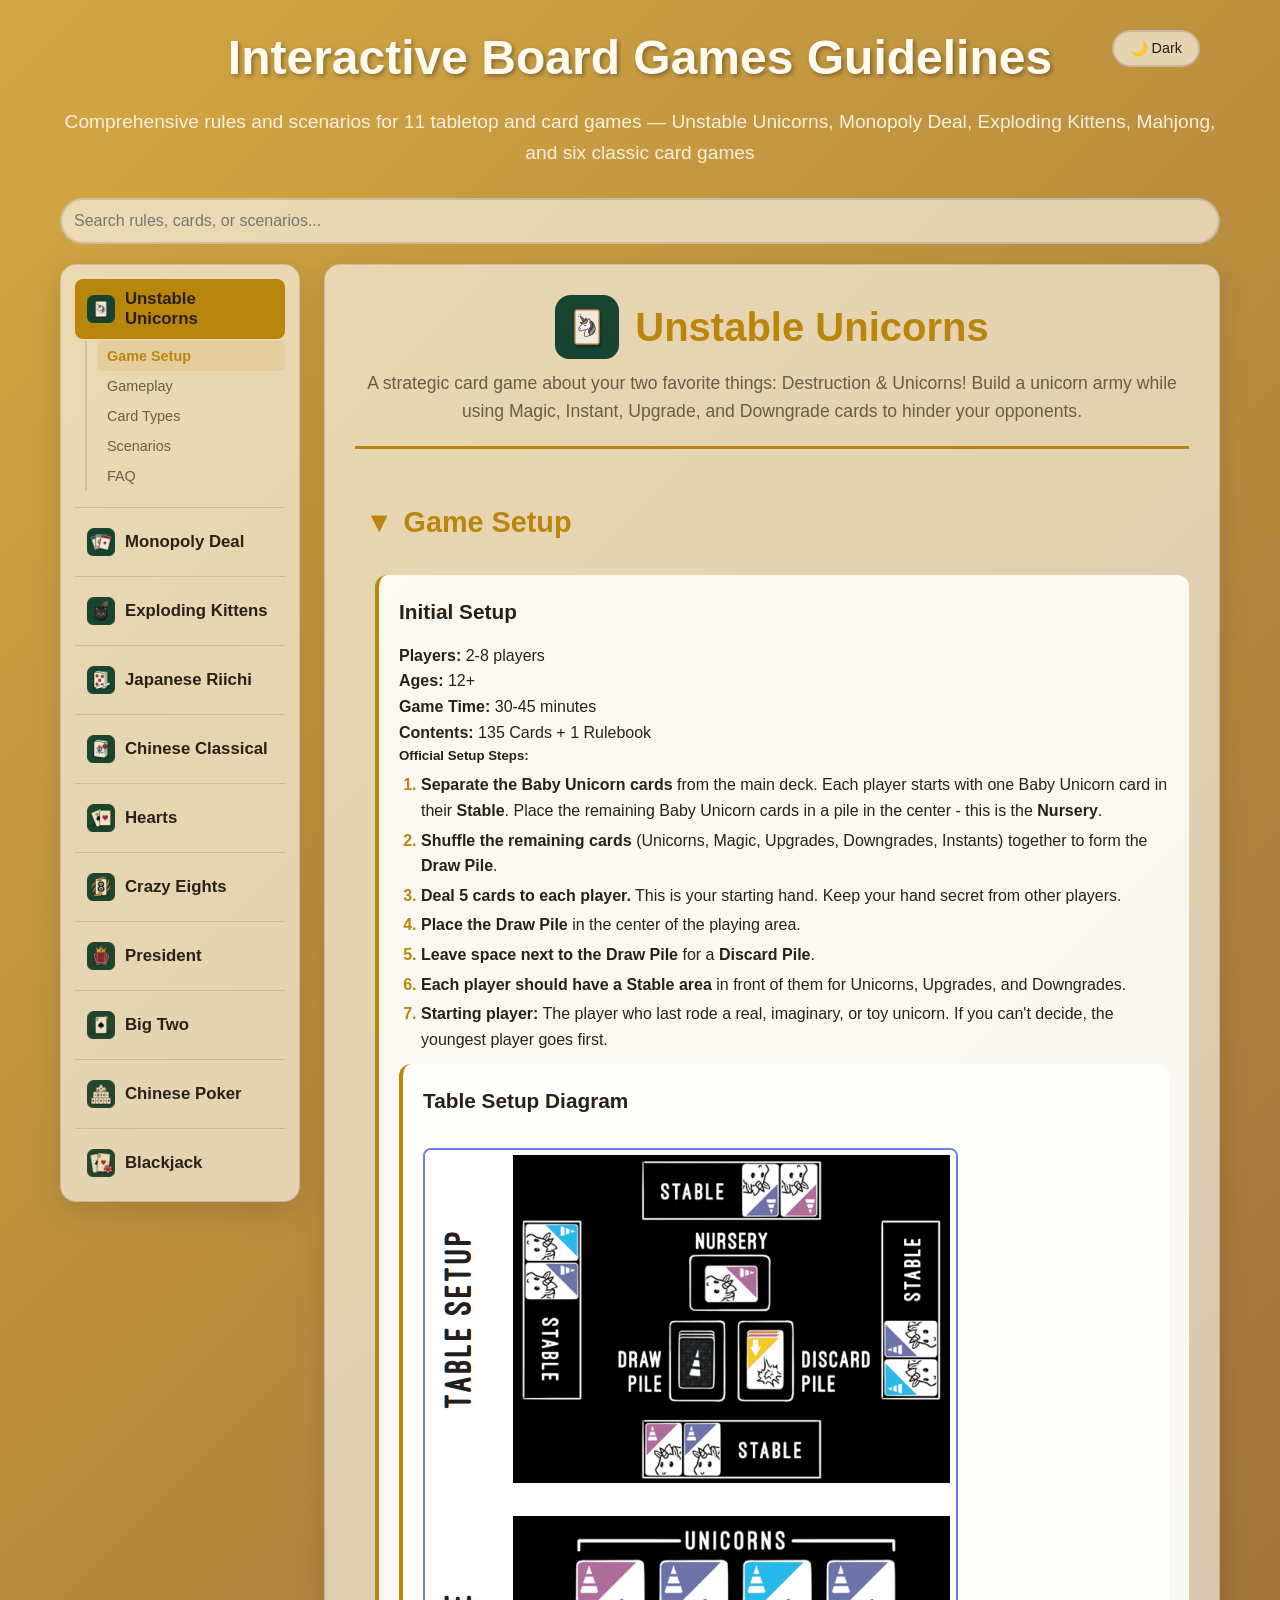
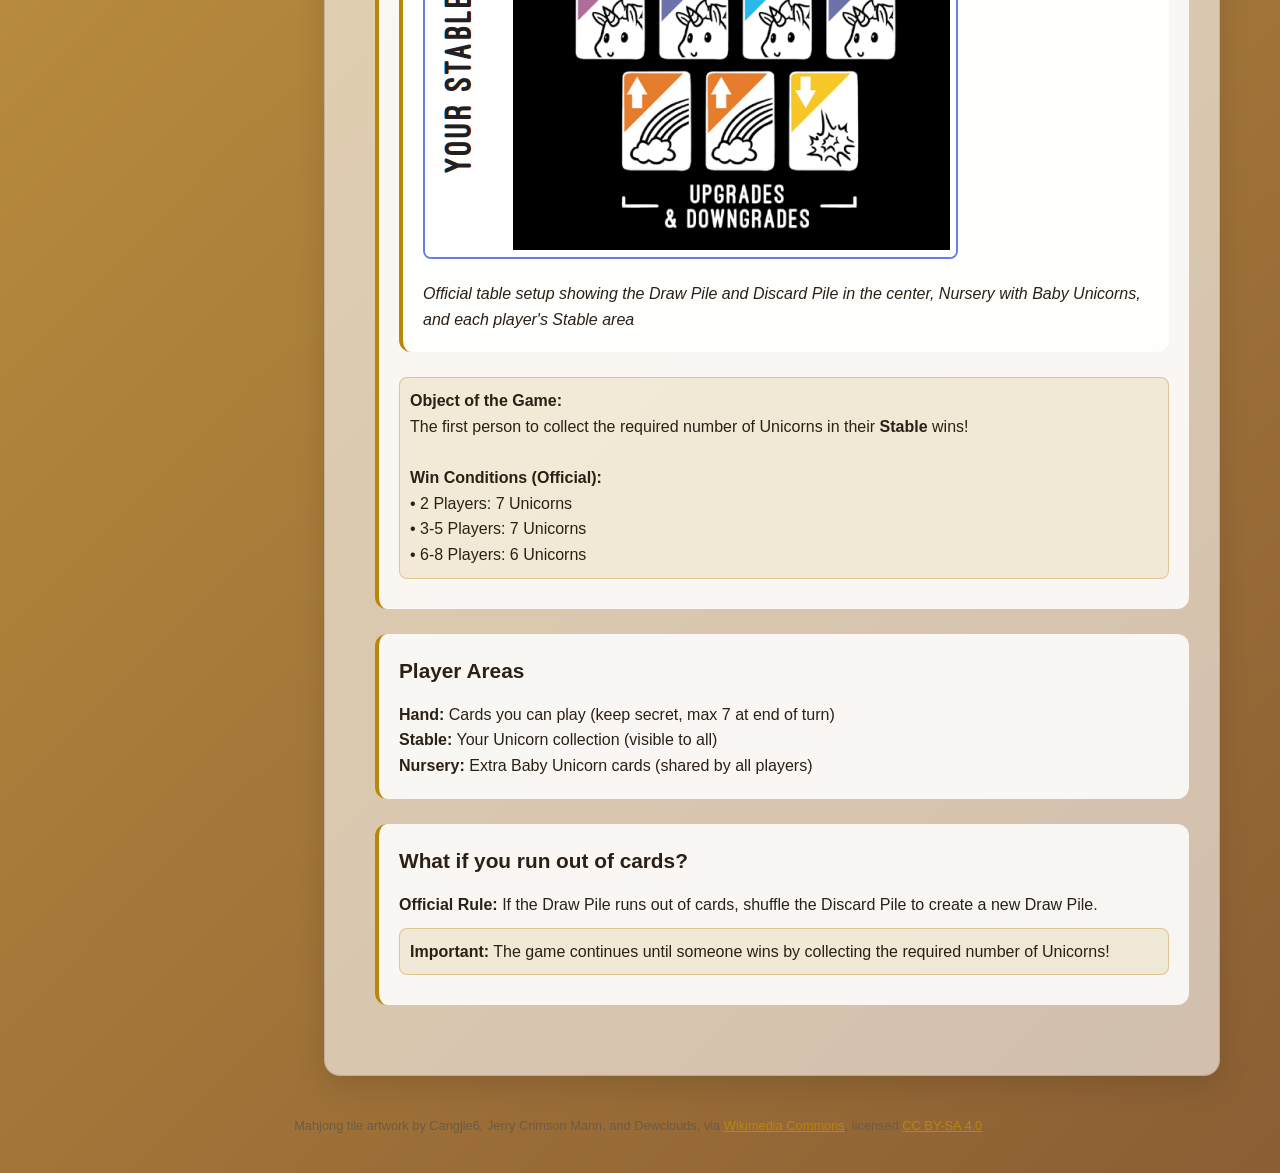
<file: index.html>
<!DOCTYPE html>
<html lang="en">

<head>
  <meta charset="UTF-8">
  <meta name="viewport" content="width=device-width, initial-scale=1.0">
  <title>Interactive Board Games Guidelines</title>
  <meta name="description" content="Comprehensive interactive rules and guidelines for 11 tabletop and card games, including Unstable Unicorns, Monopoly Deal, Exploding Kittens, Mahjong, and six classic card games.">
  <meta name="keywords" content="board games, card games, rules, Unstable Unicorns, Monopoly Deal, Exploding Kittens, Mahjong, Hearts, Blackjack, guidelines">
  <meta property="og:title" content="Interactive Board Games Guidelines">
  <meta property="og:description" content="Your complete guide to playing 11 tabletop and card games, with detailed rules, scoring, and scenarios.">
  <meta property="og:type" content="website">
  <link rel="icon" type="image/png" href="favicon.png">
  <link rel="stylesheet" href="css/styles.css">
</head>

<body>
  <div class="container">
    <header>
      <button class="theme-toggle" onclick="toggleTheme()" aria-label="Toggle dark mode">
        <span id="theme-icon">🌙</span> <span id="theme-text">Dark</span>
      </button>
      <h1>Interactive Board Games Guidelines</h1>
      <p class="subtitle">Comprehensive rules and scenarios for 11 tabletop and card games &mdash; Unstable Unicorns,
        Monopoly Deal, Exploding Kittens, Mahjong, and six classic card games
      </p>
    </header>

    <main>
      <div class="search-container">
        <label for="searchBox" class="sr-only">Search rules, cards, or scenarios</label>
        <input type="text" class="search-box" placeholder="Search rules, cards, or scenarios..." id="searchBox" aria-label="Search board game rules">
      </div>

      <!-- Enhanced Quick Reference Panel -->
      <aside class="quick-reference" id="quickRef" role="complementary" aria-label="Quick reference search results">
        <button class="quick-ref-close" id="quickRefClose" aria-label="Close search results">&times;</button>
        <h3 class="quick-ref-title">Search Results</h3>
        <div class="search-filters" id="searchFilters"></div>
        <div class="search-stats" id="searchStats"></div>
        <div id="quickRefContent"></div>
      </aside>

      <div class="guide-layout">
        <nav class="guide-toc" role="tablist" aria-label="Select board game">
          <div class="toc-game active">
            <button class="game-button active" id="unstable-unicorns-tab" data-game="unstable-unicorns" data-game-name="Unstable Unicorns" role="tab" aria-selected="true" aria-controls="unstable-unicorns"><img class="game-icon" src="img/icons/unstable-unicorns.png" alt="">Unstable Unicorns</button>
            <div class="toc-tabs">
              <button class="tab-button active" id="uu-setup-tab" data-game="unstable-unicorns" data-tab="uu-setup" role="tab" aria-selected="true" aria-controls="uu-setup" tabindex="0">Game Setup</button>
              <button class="tab-button" id="uu-gameplay-tab" data-game="unstable-unicorns" data-tab="uu-gameplay" role="tab" aria-selected="false" aria-controls="uu-gameplay" tabindex="-1">Gameplay</button>
              <button class="tab-button" id="uu-cards-tab" data-game="unstable-unicorns" data-tab="uu-cards" role="tab" aria-selected="false" aria-controls="uu-cards" tabindex="-1">Card Types</button>
              <button class="tab-button" id="uu-scenarios-tab" data-game="unstable-unicorns" data-tab="uu-scenarios" role="tab" aria-selected="false" aria-controls="uu-scenarios" tabindex="-1">Scenarios</button>
              <button class="tab-button" id="uu-faq-tab" data-game="unstable-unicorns" data-tab="uu-faq" role="tab" aria-selected="false" aria-controls="uu-faq" tabindex="-1">FAQ</button>
            </div>
          </div>
          <div class="toc-game">
            <button class="game-button" id="monopoly-deal-tab" data-game="monopoly-deal" data-game-name="Monopoly Deal" role="tab" aria-selected="false" aria-controls="monopoly-deal"><img class="game-icon" src="img/icons/monopoly-deal.png" alt="">Monopoly Deal</button>
            <div class="toc-tabs">
              <button class="tab-button active" id="md-setup-tab" data-game="monopoly-deal" data-tab="md-setup" role="tab" aria-selected="true" aria-controls="md-setup" tabindex="0">Game Setup</button>
              <button class="tab-button" id="md-gameplay-tab" data-game="monopoly-deal" data-tab="md-gameplay" role="tab" aria-selected="false" aria-controls="md-gameplay" tabindex="-1">Gameplay</button>
              <button class="tab-button" id="md-cards-tab" data-game="monopoly-deal" data-tab="md-cards" role="tab" aria-selected="false" aria-controls="md-cards" tabindex="-1">Card Types</button>
              <button class="tab-button" id="md-scenarios-tab" data-game="monopoly-deal" data-tab="md-scenarios" role="tab" aria-selected="false" aria-controls="md-scenarios" tabindex="-1">Scenarios</button>
              <button class="tab-button" id="md-properties-tab" data-game="monopoly-deal" data-tab="md-properties" role="tab" aria-selected="false" aria-controls="md-properties" tabindex="-1">Properties</button>
            </div>
          </div>
          <div class="toc-game">
            <button class="game-button" id="exploding-kittens-tab" data-game="exploding-kittens" data-game-name="Exploding Kittens" role="tab" aria-selected="false" aria-controls="exploding-kittens"><img class="game-icon" src="img/icons/exploding-kittens.png" alt="">Exploding Kittens</button>
            <div class="toc-tabs">
              <button class="tab-button active" id="ek-setup-tab" data-game="exploding-kittens" data-tab="ek-setup" role="tab" aria-selected="true" aria-controls="ek-setup" tabindex="0">Game Setup</button>
              <button class="tab-button" id="ek-gameplay-tab" data-game="exploding-kittens" data-tab="ek-gameplay" role="tab" aria-selected="false" aria-controls="ek-gameplay" tabindex="-1">Gameplay</button>
              <button class="tab-button" id="ek-cards-tab" data-game="exploding-kittens" data-tab="ek-cards" role="tab" aria-selected="false" aria-controls="ek-cards" tabindex="-1">Card Types</button>
              <button class="tab-button" id="ek-scenarios-tab" data-game="exploding-kittens" data-tab="ek-scenarios" role="tab" aria-selected="false" aria-controls="ek-scenarios" tabindex="-1">Scenarios</button>
              <button class="tab-button" id="ek-strategy-tab" data-game="exploding-kittens" data-tab="ek-strategy" role="tab" aria-selected="false" aria-controls="ek-strategy" tabindex="-1">Strategy</button>
            </div>
          </div>
          <div class="toc-game">
            <button class="game-button" id="japanese-riichi-tab" data-game="japanese-riichi" data-game-name="Japanese Riichi" role="tab" aria-selected="false" aria-controls="japanese-riichi"><img class="game-icon" src="img/icons/japanese-riichi.png" alt="">Japanese Riichi</button>
            <div class="toc-tabs">
              <button class="tab-button active" id="jr-setup-tab" data-game="japanese-riichi" data-tab="jr-setup" role="tab" aria-selected="true" aria-controls="jr-setup" tabindex="0">Setup</button>
              <button class="tab-button" id="jr-gameplay-tab" data-game="japanese-riichi" data-tab="jr-gameplay" role="tab" aria-selected="false" aria-controls="jr-gameplay" tabindex="-1">Gameplay</button>
              <button class="tab-button" id="jr-scoring-tab" data-game="japanese-riichi" data-tab="jr-scoring" role="tab" aria-selected="false" aria-controls="jr-scoring" tabindex="-1">Scoring</button>
              <button class="tab-button" id="jr-faq-tab" data-game="japanese-riichi" data-tab="jr-faq" role="tab" aria-selected="false" aria-controls="jr-faq" tabindex="-1">FAQ</button>
            </div>
          </div>
          <div class="toc-game">
            <button class="game-button" id="chinese-classical-tab" data-game="chinese-classical" data-game-name="Chinese Classical" role="tab" aria-selected="false" aria-controls="chinese-classical"><img class="game-icon" src="img/icons/chinese-classical.png" alt="">Chinese Classical</button>
            <div class="toc-tabs">
              <button class="tab-button active" id="cc-setup-tab" data-game="chinese-classical" data-tab="cc-setup" role="tab" aria-selected="true" aria-controls="cc-setup" tabindex="0">Setup</button>
              <button class="tab-button" id="cc-gameplay-tab" data-game="chinese-classical" data-tab="cc-gameplay" role="tab" aria-selected="false" aria-controls="cc-gameplay" tabindex="-1">Gameplay</button>
              <button class="tab-button" id="cc-scoring-tab" data-game="chinese-classical" data-tab="cc-scoring" role="tab" aria-selected="false" aria-controls="cc-scoring" tabindex="-1">Scoring</button>
              <button class="tab-button" id="cc-faq-tab" data-game="chinese-classical" data-tab="cc-faq" role="tab" aria-selected="false" aria-controls="cc-faq" tabindex="-1">FAQ</button>
            </div>
          </div>
          <div class="toc-game">
            <button class="game-button" id="hearts-tab" data-game="hearts" data-game-name="Hearts" role="tab" aria-selected="false" aria-controls="hearts"><img class="game-icon" src="img/icons/hearts.png" alt="">Hearts</button>
            <div class="toc-tabs">
              <button class="tab-button active" id="ht-setup-tab" data-game="hearts" data-tab="ht-setup" role="tab" aria-selected="true" aria-controls="ht-setup" tabindex="0">Setup</button>
              <button class="tab-button" id="ht-gameplay-tab" data-game="hearts" data-tab="ht-gameplay" role="tab" aria-selected="false" aria-controls="ht-gameplay" tabindex="-1">Gameplay</button>
              <button class="tab-button" id="ht-scoring-tab" data-game="hearts" data-tab="ht-scoring" role="tab" aria-selected="false" aria-controls="ht-scoring" tabindex="-1">Scoring</button>
              <button class="tab-button" id="ht-faq-tab" data-game="hearts" data-tab="ht-faq" role="tab" aria-selected="false" aria-controls="ht-faq" tabindex="-1">FAQ</button>
            </div>
          </div>
          <div class="toc-game">
            <button class="game-button" id="crazy-eights-tab" data-game="crazy-eights" data-game-name="Crazy Eights" role="tab" aria-selected="false" aria-controls="crazy-eights"><img class="game-icon" src="img/icons/crazy-eights.png" alt="">Crazy Eights</button>
            <div class="toc-tabs">
              <button class="tab-button active" id="ce-setup-tab" data-game="crazy-eights" data-tab="ce-setup" role="tab" aria-selected="true" aria-controls="ce-setup" tabindex="0">Setup</button>
              <button class="tab-button" id="ce-gameplay-tab" data-game="crazy-eights" data-tab="ce-gameplay" role="tab" aria-selected="false" aria-controls="ce-gameplay" tabindex="-1">Gameplay</button>
              <button class="tab-button" id="ce-scoring-tab" data-game="crazy-eights" data-tab="ce-scoring" role="tab" aria-selected="false" aria-controls="ce-scoring" tabindex="-1">Scoring</button>
              <button class="tab-button" id="ce-faq-tab" data-game="crazy-eights" data-tab="ce-faq" role="tab" aria-selected="false" aria-controls="ce-faq" tabindex="-1">FAQ</button>
            </div>
          </div>
          <div class="toc-game">
            <button class="game-button" id="president-tab" data-game="president" data-game-name="President" role="tab" aria-selected="false" aria-controls="president"><img class="game-icon" src="img/icons/president.png" alt="">President</button>
            <div class="toc-tabs">
              <button class="tab-button active" id="pr-setup-tab" data-game="president" data-tab="pr-setup" role="tab" aria-selected="true" aria-controls="pr-setup" tabindex="0">Setup</button>
              <button class="tab-button" id="pr-gameplay-tab" data-game="president" data-tab="pr-gameplay" role="tab" aria-selected="false" aria-controls="pr-gameplay" tabindex="-1">Gameplay</button>
              <button class="tab-button" id="pr-scoring-tab" data-game="president" data-tab="pr-scoring" role="tab" aria-selected="false" aria-controls="pr-scoring" tabindex="-1">Scoring</button>
              <button class="tab-button" id="pr-faq-tab" data-game="president" data-tab="pr-faq" role="tab" aria-selected="false" aria-controls="pr-faq" tabindex="-1">FAQ</button>
            </div>
          </div>
          <div class="toc-game">
            <button class="game-button" id="big-two-tab" data-game="big-two" data-game-name="Big Two" role="tab" aria-selected="false" aria-controls="big-two"><img class="game-icon" src="img/icons/big-two.png" alt="">Big Two</button>
            <div class="toc-tabs">
              <button class="tab-button active" id="bt-setup-tab" data-game="big-two" data-tab="bt-setup" role="tab" aria-selected="true" aria-controls="bt-setup" tabindex="0">Setup</button>
              <button class="tab-button" id="bt-gameplay-tab" data-game="big-two" data-tab="bt-gameplay" role="tab" aria-selected="false" aria-controls="bt-gameplay" tabindex="-1">Gameplay</button>
              <button class="tab-button" id="bt-scoring-tab" data-game="big-two" data-tab="bt-scoring" role="tab" aria-selected="false" aria-controls="bt-scoring" tabindex="-1">Scoring</button>
              <button class="tab-button" id="bt-faq-tab" data-game="big-two" data-tab="bt-faq" role="tab" aria-selected="false" aria-controls="bt-faq" tabindex="-1">FAQ</button>
            </div>
          </div>
          <div class="toc-game">
            <button class="game-button" id="chinese-poker-tab" data-game="chinese-poker" data-game-name="Chinese Poker" role="tab" aria-selected="false" aria-controls="chinese-poker"><img class="game-icon" src="img/icons/chinese-poker.png" alt="">Chinese Poker</button>
            <div class="toc-tabs">
              <button class="tab-button active" id="cp-setup-tab" data-game="chinese-poker" data-tab="cp-setup" role="tab" aria-selected="true" aria-controls="cp-setup" tabindex="0">Setup</button>
              <button class="tab-button" id="cp-gameplay-tab" data-game="chinese-poker" data-tab="cp-gameplay" role="tab" aria-selected="false" aria-controls="cp-gameplay" tabindex="-1">Gameplay</button>
              <button class="tab-button" id="cp-scoring-tab" data-game="chinese-poker" data-tab="cp-scoring" role="tab" aria-selected="false" aria-controls="cp-scoring" tabindex="-1">Scoring</button>
              <button class="tab-button" id="cp-faq-tab" data-game="chinese-poker" data-tab="cp-faq" role="tab" aria-selected="false" aria-controls="cp-faq" tabindex="-1">FAQ</button>
            </div>
          </div>
          <div class="toc-game">
            <button class="game-button" id="blackjack-tab" data-game="blackjack" data-game-name="Blackjack" role="tab" aria-selected="false" aria-controls="blackjack"><img class="game-icon" src="img/icons/blackjack.png" alt="">Blackjack</button>
            <div class="toc-tabs">
              <button class="tab-button active" id="bj-setup-tab" data-game="blackjack" data-tab="bj-setup" role="tab" aria-selected="true" aria-controls="bj-setup" tabindex="0">Setup</button>
              <button class="tab-button" id="bj-gameplay-tab" data-game="blackjack" data-tab="bj-gameplay" role="tab" aria-selected="false" aria-controls="bj-gameplay" tabindex="-1">Gameplay</button>
              <button class="tab-button" id="bj-scoring-tab" data-game="blackjack" data-tab="bj-scoring" role="tab" aria-selected="false" aria-controls="bj-scoring" tabindex="-1">Scoring</button>
              <button class="tab-button" id="bj-faq-tab" data-game="blackjack" data-tab="bj-faq" role="tab" aria-selected="false" aria-controls="bj-faq" tabindex="-1">FAQ</button>
            </div>
          </div>
        </nav>

        <div class="guide-content">
      <!-- Unstable Unicorns Content -->
      <article class="game-content active" id="unstable-unicorns" role="tabpanel" aria-labelledby="unstable-unicorns-tab">
        <header class="game-header">
          <h2 class="game-title"><img class="game-icon" src="img/icons/unstable-unicorns.png" alt="">Unstable Unicorns</h2>
          <p class="game-description">A strategic card game about your two favorite things: Destruction & Unicorns! Build a unicorn army while using Magic, Instant, Upgrade, and Downgrade cards to hinder your opponents.</p>
        </header>

        <div class="tab-content active" id="uu-setup" role="tabpanel" aria-labelledby="uu-setup-tab">
          <div class="section">
            <h3 class="section-title" tabindex="0" role="button" aria-expanded="true" aria-controls="uu-setup-content">Game Setup</h3>
            <div class="section-content" id="uu-setup-content">
              <div class="subsection">
                <h4 class="subsection-title">Initial Setup</h4>
                <p><strong>Players:</strong> 2-8 players</p>
                <p><strong>Ages:</strong> 12+</p>
                <p><strong>Game Time:</strong> 30-45 minutes</p>
                <p><strong>Contents:</strong> 135 Cards + 1 Rulebook</p>

                <h5>Official Setup Steps:</h5>
                <ol>
                  <li><strong>Separate the Baby Unicorn cards</strong> from the main deck. Each player starts with one Baby Unicorn card in their <strong>Stable</strong>. Place the remaining Baby Unicorn cards in a pile in the center - this is the <strong>Nursery</strong>.</li>
                  <li><strong>Shuffle the remaining cards</strong> (Unicorns, Magic, Upgrades, Downgrades, Instants) together to form the <strong>Draw Pile</strong>.</li>
                  <li><strong>Deal 5 cards to each player.</strong> This is your starting hand. Keep your hand secret from other players.</li>
                  <li><strong>Place the Draw Pile</strong> in the center of the playing area.</li>
                  <li><strong>Leave space next to the Draw Pile</strong> for a <strong>Discard Pile</strong>.</li>
                  <li><strong>Each player should have a Stable area</strong> in front of them for Unicorns, Upgrades, and Downgrades.</li>
                  <li><strong>Starting player:</strong> The player who last rode a real, imaginary, or toy unicorn. If you can't decide, the youngest player goes first.</li>
                </ol>

                <div class="subsection">
                  <h4 class="subsection-title">Table Setup Diagram</h4>
                  <img src="img/unstable-unicorns-tablesetup.png" alt="Unstable Unicorns Table Setup showing Draw Pile, Discard Pile, Nursery, and player Stables arranged around the table"
                    style="max-width: 100%; height: auto; border: 2px solid #667eea; border-radius: 8px; margin: 15px 0;">
                  <p><em>Official table setup showing the Draw Pile and Discard Pile in the center, Nursery with Baby Unicorns, and each player's Stable area</em></p>
                </div>

                <div class="highlight">
                  <strong>Object of the Game:</strong><br>
                  The first person to collect the required number of Unicorns in their <strong>Stable</strong> wins!<br><br>
                  <strong>Win Conditions (Official):</strong><br>
                  • 2 Players: 7 Unicorns<br>
                  • 3-5 Players: 7 Unicorns<br>
                  • 6-8 Players: 6 Unicorns
                </div>
              </div>

              <div class="subsection">
                <h4 class="subsection-title">Player Areas</h4>
                <p><strong>Hand:</strong> Cards you can play (keep secret, max 7 at end of turn)</p>
                <p><strong>Stable:</strong> Your Unicorn collection (visible to all)</p>
                <p><strong>Nursery:</strong> Extra Baby Unicorn cards (shared by all players)</p>
              </div>

                <div class="subsection">
                  <h4 class="subsection-title">What if you run out of cards?</h4>
                  <p><strong>Official Rule:</strong> If the Draw Pile runs out of cards, shuffle the Discard Pile to create a new Draw Pile.</p>
                  <div class="highlight">
                    <strong>Important:</strong> The game continues until someone wins by collecting the required number of Unicorns!
                  </div>
                </div>
            </div>
          </div>
        </div>

        <div class="tab-content" id="uu-gameplay" role="tabpanel" aria-labelledby="uu-gameplay-tab">
          <div class="section">
            <h3 class="section-title" tabindex="0" role="button" aria-expanded="true" aria-controls="uu-gameplay-content">Turn Structure</h3>
            <div class="section-content" id="uu-gameplay-content">
              <div class="subsection">
                <h4 class="subsection-title">Official Turn Phases (4 Phases)</h4>
                <p>Turns go clockwise around the table, and each turn has 4 phases:</p>
                <ol>
                  <li><strong>Beginning of Your Turn</strong>
                    <ul>
                      <li>If any of your cards has an effect that happens at the beginning of your turn, you may use that
                        effect now</li>
                      <li>If you forget to do it before you draw, you miss out on using that effect</li>
                    </ul>
                  </li>
                  <li><strong>Draw Phase</strong>
                    <ul>
                      <li>Draw 1 card from the Draw Pile</li>
                    </ul>
                  </li>
                  <li><strong>Action Phase</strong>
                    <p>During your Action Phase, you can do <strong>ONE</strong> of the following:</p>
                    <ul>
                      <li>Play a <strong>Unicorn Card</strong></li>
                      <li>Play a <strong>Magic Card</strong></li>
                      <li>Play an <strong>Upgrade Card</strong></li>
                      <li>Play a <strong>Downgrade Card</strong></li>
                      <li>Draw a card from the <strong>Draw Pile</strong></li>
                    </ul>
                    <p><em>Note: You may play an <strong>Instant card</strong> from your hand at any time, even during other players' turns.</em></p>
                  </li>
                  <li><strong>End of Your Turn</strong>
                    <ul>
                      <li>Discard down to the hand limit (7 cards maximum)</li>
                      <li>If you're holding fewer than 7, don't get greedy and draw more - patience is a virtue!</li>
                    </ul>
                  </li>
                </ol>
              </div>

                <div class="subsection">
                  <h4 class="subsection-title">Chain Order (Instant Cards)</h4>
                  <p>The Chain Order applies whenever multiple Instant cards are played in response to a single card or effect.</p>
                  <p>When an Instant card is played, other players have an opportunity to play their own Instant cards in response. This continues until all players pass. The Instant cards are then resolved in <strong>reverse order</strong> of how they were played, starting with the last Instant card played.</p>
                  
                  <div class="scenario-box">
                    <div class="scenario-title">Chain Order Example</div>
                    <p>Player A plays a Magic card. Player B plays an Instant card in response. Player C plays an Instant card in response to Player B's Instant.</p>
                    <p><strong>The Chain resolves as follows:</strong></p>
                    <ol>
                      <li>Player C's Instant card effect</li>
                      <li>Player B's Instant card effect</li>
                      <li>Player A's Magic card effect</li>
                    </ol>
                  </div>
                </div>
            </div>
          </div>
        </div>

        <div class="tab-content" id="uu-cards" role="tabpanel" aria-labelledby="uu-cards-tab">
          <div class="section">
            <h3 class="section-title" tabindex="0" role="button" aria-expanded="true" aria-controls="uu-cards-content">Card Types</h3>
            <div class="section-content" id="uu-cards-content">
              <div class="card-list">
                <div class="card">
                  <div class="card-name">Baby Unicorn Cards</div>
                  <p><strong>Official Description:</strong> Baby Unicorn cards are a special type of Basic Unicorn. Each player starts with one in their <strong>Stable</strong>. The rest are placed in the <strong>Nursery</strong>.</p>
                  <p><strong>Special Effect:</strong> Whenever a card effect instructs you to "bring a Baby Unicorn directly into your Stable from the Nursery," you take one card from the <strong>Nursery</strong> pile and add it to your <strong>Stable</strong>.</p>
                  <p><strong>Special Note:</strong> If you run out of Baby Unicorn cards, use spare change, gum wrappers, or lint to represent additional babies!</p>
                </div>

                <div class="card">
                  <div class="card-name">Basic Unicorn Cards</div>
                  <p><strong>Official Description:</strong> These are your standard Unicorns with no special effects.</p>
                  <p><strong>Effect:</strong> Count toward victory but have no special abilities</p>
                  <p><strong>How to Play:</strong> Play during your Action Phase by placing it in your Stable</p>
                </div>

                <div class="card">
                  <div class="card-name">Magical Unicorn Cards</div>
                  <p><strong>Official Description:</strong> These Unicorns have special effects that can impact the game.</p>
                  <p><strong>Effect:</strong> Continuous effects while in your Stable</p>
                  <p><strong>How to Play:</strong> Play during your Action Phase by placing it in your Stable</p>
                  <p><strong>Examples:</strong> Extra draws, protection, bonuses</p>
                </div>

                <div class="card">
                  <div class="card-name">Instant Cards</div>
                  <p><strong>Official Description:</strong> Instant cards can be played at any time, even if it's not your turn. Once an Instant card's effect is resolved, it is placed in the <strong>Discard Pile</strong>.</p>
                  <p><strong>When to play:</strong> Anytime, even during other players' turns</p>
                  <p><strong>Chain Order:</strong> When multiple Instant cards are played, they resolve in reverse order</p>
                </div>

                <div class="card">
                  <div class="card-name">Magic Cards</div>
                  <p><strong>Official Description:</strong> Magic cards are one-time effects that can be played during your Action Phase. After a Magic card's effect is resolved, it is placed in the <strong>Discard Pile</strong>.</p>
                  <p><strong>When to play:</strong> During your Action Phase only</p>
                  <p><strong>Sacrifice Rule:</strong> Some Magic cards require you to <strong>SACRIFICE</strong> a Unicorn (move one of your Unicorn cards from your <strong>Stable</strong> to the <strong>Discard Pile</strong>)</p>
                </div>

                <div class="card">
                  <div class="card-name">Upgrade Cards</div>
                  <p><strong>Official Description:</strong> Upgrade cards have continuous effects that give you an advantage. When you play an Upgrade card, you place it face-up in your <strong>Stable</strong>.</p>
                  <p><strong>Effect:</strong> Continuous positive effects while in your Stable</p>
                  <p><strong>When to play:</strong> During your Action Phase</p>
                </div>

                <div class="card">
                  <div class="card-name">Downgrade Cards</div>
                  <p><strong>Official Description:</strong> Downgrade cards have continuous effects that hinder another player. When you play a Downgrade card, you place it face-up in an opponent's <strong>Stable</strong>.</p>
                  <p><strong>Effect:</strong> Continuous negative effects while in the targeted player's Stable</p>
                  <p><strong>When to play:</strong> During your Action Phase (target an opponent's Stable)</p>
                </div>
              </div>
            </div>
          </div>
        </div>

        <div class="tab-content" id="uu-scenarios" role="tabpanel" aria-labelledby="uu-scenarios-tab">
          <div class="section">
            <h3 class="section-title" tabindex="0" role="button" aria-expanded="true" aria-controls="uu-scenarios-content">Common Scenarios</h3>
            <div class="section-content" id="uu-scenarios-content">
              <div class="scenario-box">
                <div class="scenario-title">Scenario 1: Multiple Effects Trigger</div>
                <p><strong>Situation:</strong> You play a card that triggers multiple "when you play" effects.</p>
                <p><strong>Resolution:</strong> Choose the order of your effects, resolve them one at a time.</p>
              </div>

              <div class="scenario-box">
                <div class="scenario-title">Scenario 2: Neigh Card Timing</div>
                <p><strong>Situation:</strong> Player A plays a card, Player B plays Neigh, Player C wants to Neigh the
                  Neigh.</p>
                <p><strong>Resolution:</strong></p>
                <ol>
                  <li>Player A's card is "pending"</li>
                  <li>Player B plays Neigh (targeting original card)</li>
                  <li>Player C can Neigh Player B's Neigh</li>
                  <li>Resolve in reverse order (most recent first)</li>
                </ol>
              </div>

              <div class="scenario-box">
                <div class="scenario-title">Scenario 3: Unicorn Theft vs. Protection</div>
                <p><strong>Situation:</strong> You try to steal a Unicorn that has protection.</p>
                <p><strong>Resolution:</strong> Protection abilities prevent targeting. The theft fails.</p>
              </div>

              <div class="scenario-box">
                <div class="scenario-title">Scenario 4: Winning with Effects</div>
                <p><strong>Situation:</strong> You're one Unicorn short of winning and play a card that brings a Unicorn to your Stable.
                </p>
                <p><strong>Resolution:</strong> You win immediately when you reach the required number of Unicorns (7, or 6 with 6-8 players), even mid-effect.</p>
              </div>

              <div class="scenario-box">
                <div class="scenario-title">Scenario 5: Hand Limit Interaction</div>
                <p><strong>Situation:</strong> End of turn, you have 8 cards and must discard.</p>
                <p><strong>Resolution:</strong> Choose which card to discard. Discard effects may trigger.</p>
              </div>
            </div>
          </div>
        </div>

        <div class="tab-content" id="uu-faq" role="tabpanel" aria-labelledby="uu-faq-tab">
          <div class="section">
            <h3 class="section-title" tabindex="0" role="button" aria-expanded="true" aria-controls="uu-faq-content">Official FAQ</h3>
            <div class="section-content" id="uu-faq-content">
              <div class="subsection">
                <h4 class="subsection-title">Hand Limit Rules</h4>
                <p><strong>Official Rule:</strong> If you're holding more than 7 cards at the end of your turn, discard
                  down to 7. If you're holding fewer than 7, don't get greedy and draw more. Patience is a virtue.</p>
              </div>

              <div class="subsection">
                <h4 class="subsection-title">When cards say "each player"</h4>
                <p><strong>Official Rule:</strong> When the card says "each player" that includes you, too.</p>
              </div>

              <div class="subsection">
                <h4 class="subsection-title">Running out of Baby Unicorns</h4>
                <p><strong>Official Rule:</strong> If you run out of Baby Unicorn cards at any point, root through your
                  pockets for spare change, gum wrappers, or lint to represent additional babies.</p>
              </div>

              <div class="subsection">
                <h4 class="subsection-title">Pandamonium Effect</h4>
                <p><strong>Official Rule:</strong> When Pandamonium is in play, all of that player's Unicorns are Pandas,
                  but their effects remain the same.</p>
              </div>

              <div class="subsection">
                <h4 class="subsection-title">What happens if the Draw Pile runs out?</h4>
                <p><strong>Official Rule:</strong> Shuffle the Discard Pile to create a new Draw Pile.</p>
              </div>

              <div class="subsection">
                <h4 class="subsection-title">Can I play a Magic card during another player's turn?</h4>
                <p><strong>Official Rule:</strong> No, unless a card explicitly states otherwise. Magic cards are played during your Action Phase.</p>
              </div>

              <div class="subsection">
                <h4 class="subsection-title">What if a card tells me to SACRIFICE a Unicorn, but I have no Unicorns in my Stable?</h4>
                <p><strong>Official Rule:</strong> You cannot play that card.</p>
              </div>

              <div class="subsection">
                <h4 class="subsection-title">Can I choose not to activate a card's effect if I don't want to?</h4>
                <p><strong>Official Rule:</strong> No, if a card has a "when this card enters your Stable" or "at the beginning of your turn" effect, you must resolve it. If a card has an "if you choose to" or "you may" clause, then you have the option.</p>
              </div>

              <div class="subsection">
                <h4 class="subsection-title">Specific Card Interactions</h4>
                <p><strong>Official Rule:</strong> Some cards have unique effects that might seem to contradict the general rules. In such cases, the specific card's text takes precedence.</p>
              </div>

              <div class="highlight">
                <p><strong>Reference:</strong> Official rules based on the Unstable Unicorns Rulebook</p>
              </div>
            </div>
          </div>
        </div>
      </article>

      <!-- Monopoly Deal Content -->
      <article class="game-content" id="monopoly-deal" role="tabpanel" aria-labelledby="monopoly-deal-tab">
        <header class="game-header">
          <h2 class="game-title"><img class="game-icon" src="img/icons/monopoly-deal.png" alt="">Monopoly Deal</h2>
          <p class="game-description">Fast-paced card game where you collect property sets and charge rent while avoiding
            debt!</p>
        </header>

        <div class="tab-content active" id="md-setup" role="tabpanel" aria-labelledby="md-setup-tab">
          <section class="section">
            <h3 class="section-title" tabindex="0" aria-expanded="true" role="button" aria-controls="md-setup-content">Game Setup</h3>
            <div class="section-content" id="md-setup-content">
              <div class="subsection">
                <h4 class="subsection-title">Initial Setup</h4>
              <p><strong>Players:</strong> 2-5 players</p>
              <p><strong>Ages:</strong> 8+</p>
              <p><strong>Game Time:</strong> 15-20 minutes</p>

              <h5>Setup Steps:</h5>
              <ol>
                <li>Set aside the 4 quick-start reference cards and shuffle the remaining 106</li>
                <li>Deal 5 cards to each player</li>
                <li>Place remaining cards as Draw Pile</li>
                <li>Players arrange their areas: Hand, Bank, Properties</li>
                <li>Youngest player goes first</li>
              </ol>

              <div class="highlight">
                <strong>Win Condition:</strong> First player to collect 3 complete property color groups wins!
              </div>
            </div>

            <div class="subsection">
              <h4 class="subsection-title">Player Areas</h4>
              <p><strong>Hand:</strong> Cards you can play (keep secret)</p>
              <p><strong>Bank:</strong> Money cards (face up, cannot be stolen)</p>
                <p><strong>Properties:</strong> Property cards organized by color (face up)</p>
              </div>
            </div>
          </section>
        </div>

        <div class="tab-content" id="md-gameplay" role="tabpanel" aria-labelledby="md-gameplay-tab">
          <section class="section">
            <h3 class="section-title" tabindex="0" aria-expanded="true" role="button" aria-controls="md-gameplay-content">Turn Structure</h3>
            <div class="section-content" id="md-gameplay-content">
              <div class="subsection">
                <h4 class="subsection-title">Turn Phases</h4>
              <ol>
                <li><strong>Draw 2 Cards</strong> from the Draw Pile (5 if your hand is empty)</li>
                <li><strong>Play up to 3 cards</strong>
                  <ul>
                    <li>Property cards</li>
                    <li>Money cards (to Bank)</li>
                    <li>Action cards</li>
                    <li>Property Wild cards</li>
                  </ul>
                </li>
                <li><strong>Discard excess cards</strong> (hand limit: 7 cards) - excess cards go to discard pile</li>
              </ol>
            </div>

            <div class="subsection">
              <h4 class="subsection-title">Important Rules</h4>
              <ul>
                <li>You MUST draw 2 cards at start of turn (even if deck runs out)</li>
                <li>You can play 0-3 cards per turn</li>
                <li>Property Wild cards can be moved between color groups on your turn</li>
                <li>Money in your Bank can't be stolen by action cards &mdash; you only lose it when you use it to pay</li>
                <li>Every card except the multicolor Property Wild has a money value; action cards can be banked as money, but property cards can never go in the Bank</li>
                <li><strong>Empty Hand Rule:</strong> If you start your turn with no cards in hand, draw 5 cards instead of 2</li>
                <li><strong>Draw Pile Empty:</strong> When draw pile is empty, shuffle discard pile to make new draw
                  pile</li>
              </ul>
              </div>
            </div>
          </section>
        </div>

        <div class="tab-content" id="md-cards" role="tabpanel" aria-labelledby="md-cards-tab">
          <section class="section">
            <h3 class="section-title" tabindex="0" aria-expanded="true" role="button" aria-controls="md-cards-content">Card Types</h3>
            <div class="section-content" id="md-cards-content">
              <div class="card-list">
                <div class="card">
                  <div class="card-name">Property Cards</div>
                  <p><strong>Purpose:</strong> Build complete color sets to win</p>
                  <p><strong>Rent:</strong> Charge other players when you have sets</p>
                </div>

                <div class="card">
                  <div class="card-name">Money Cards</div>
                  <p><strong>Values:</strong> $1M, $2M, $3M, $4M, $5M, $10M</p>
                  <p><strong>Safety:</strong> Cannot be stolen once in Bank</p>
                </div>

                <div class="card">
                  <div class="card-name">Property Wild Cards</div>
                  <p><strong>Flexibility:</strong> Can be any color shown on card</p>
                  <p><strong>Movement:</strong> Can be moved between your color groups</p>
                </div>

                <div class="card">
                  <div class="card-name">Rent Cards</div>
                  <p><strong>Effect:</strong> Two-color Rent charges every other player for one of your sets in those colors; the multicolor Rent charges one player of your choice for any one set</p>
                  <p><strong>Amount:</strong> Based on the number of properties in that set, plus any House or Hotel on it</p>
                </div>

                <div class="card">
                  <div class="card-name">It's My Birthday</div>
                  <p><strong>Effect:</strong> All other players give you $2M</p>
                  <p><strong>Source:</strong> From their Bank or properties</p>
                </div>

                <div class="card">
                  <div class="card-name">Debt Collector</div>
                  <p><strong>Effect:</strong> Choose one player to pay you $5M</p>
                  <p><strong>Targeting:</strong> Single opponent</p>
                </div>

                <div class="card">
                  <div class="card-name">Pass Go</div>
                  <p><strong>Effect:</strong> Draw 2 extra cards from the Draw Pile</p>
                  <p><strong>Note:</strong> Counts as one of your 3 plays</p>
                </div>

                <div class="card">
                  <div class="card-name">Forced Deal</div>
                  <p><strong>Effect:</strong> Swap any property with another player</p>
                  <p><strong>Restriction:</strong> Cannot break complete sets</p>
                </div>

                <div class="card">
                  <div class="card-name">Sly Deal</div>
                  <p><strong>Effect:</strong> Steal any property from another player</p>
                  <p><strong>Restriction:</strong> Cannot steal from complete sets</p>
                </div>

                <div class="card">
                  <div class="card-name">Double the Rent</div>
                  <p><strong>Effect:</strong> Play with a rent card to double the rent amount</p>
                  <p><strong>Usage:</strong> Must be played together with a rent action card</p>
                </div>

                <div class="card">
                  <div class="card-name">House</div>
                  <p><strong>Effect:</strong> Add to a complete property set to raise its rent by $3M</p>
                  <p><strong>Restriction:</strong> One per set; not on Railroads or Utilities</p>
                </div>

                <div class="card">
                  <div class="card-name">Hotel</div>
                  <p><strong>Effect:</strong> Add to a complete set that already has a House to raise its rent by another $4M</p>
                  <p><strong>Restriction:</strong> One per set; not on Railroads or Utilities</p>
                </div>

                <div class="card">
                  <div class="card-name">Deal Breaker</div>
                  <p><strong>Effect:</strong> Steal an entire complete property set from another player</p>
                  <p><strong>Power:</strong> Can take complete sets (unlike Sly Deal/Forced Deal)</p>
                  <p><strong>Restriction:</strong> Only works on complete property color groups</p>
                </div>

                <div class="card">
                  <div class="card-name">Just Say No</div>
                  <p><strong>Effect:</strong> Cancel any action against you</p>
                  <p><strong>Timing:</strong> Immediate response to being targeted</p>
                </div>
              </div>
            </div>
          </section>
        </div>

        <div class="tab-content" id="md-scenarios" role="tabpanel" aria-labelledby="md-scenarios-tab">
          <section class="section">
            <h3 class="section-title" tabindex="0" aria-expanded="true" role="button" aria-controls="md-scenarios-content">Common Scenarios</h3>
            <div class="section-content" id="md-scenarios-content">
              <div class="scenario-box">
                <div class="scenario-title">Scenario 1: Insufficient Payment</div>
                <p><strong>Situation:</strong> You must pay $4M rent but only have $2M total value in Bank and properties
                  combined.</p>
              <p><strong>Resolution:</strong></p>
              <ol>
                <li>Give everything you have on the table: all your Bank money and all your properties</li>
                <li>Cards in your hand can never be used to pay</li>
                <li><strong>No credit/debt system:</strong> You don't owe anything more in future turns</li>
                <li>If you have nothing on the table, you pay nothing</li>
              </ol>
              <div class="warning">
                <strong>Key Rule:</strong> Players pay what they can. No debt carries over to future turns.
              </div>
            </div>

            <div class="scenario-box">
              <div class="scenario-title">Scenario 1b: Standard Rent Payment</div>
              <p><strong>Situation:</strong> You must pay $4M rent and have $2M in Bank plus properties.</p>
              <p><strong>Resolution:</strong></p>
              <ol>
                <li>You choose how to pay: any mix of Bank money and properties on the table</li>
                <li>For example, $2M from your Bank plus a $2M property, or a single $4M property</li>
                <li>Money you pay goes into the receiver's Bank; properties go into their property area</li>
                <li>Overpayment is acceptable (no change given)</li>
              </ol>
            </div>

            <div class="scenario-box">
              <div class="scenario-title">Scenario 2: Deal Breaker Usage</div>
              <p><strong>Situation:</strong> You want to use Deal Breaker to steal a complete property set.</p>
              <p><strong>Resolution:</strong></p>
              <ol>
                <li>Target must be a COMPLETE property color group</li>
                <li>You steal the ENTIRE set (all properties + any attached cards)</li>
                <li>Can be blocked by Just Say No</li>
                <li>Cannot target incomplete sets</li>
              </ol>
              <div class="highlight">
                <strong>Power Move:</strong> Deal Breaker is the only way to steal complete property sets!
              </div>
            </div>

            <div class="scenario-box">
              <div class="scenario-title">Scenario 3: Just Say No Chain</div>
              <p><strong>Situation:</strong> Player A plays Sly Deal, Player B plays Just Say No, Player A plays another
                Just Say No.</p>
              <p><strong>Resolution:</strong></p>
              <ol>
                <li>Player A's Just Say No cancels Player B's Just Say No</li>
                <li>Original Sly Deal takes effect</li>
                <li>Player B can play another Just Say No if they have one</li>
              </ol>
            </div>

            <div class="scenario-box">
              <div class="scenario-title">Scenario 4: Excess Cards at End of Turn</div>
              <p><strong>Situation:</strong> You end your turn with 8 cards (over the 7-card limit).</p>
              <p><strong>Resolution:</strong></p>
              <ol>
                <li>Choose 1 card to discard</li>
                <li>Place discarded card in the DISCARD PILE (face up)</li>
                <li>You choose which card to discard</li>
                <li>Discarded cards go to discard pile, NOT back to draw pile</li>
              </ol>
              <div class="warning">
                <strong>Important:</strong> All discarded cards go to the discard pile, never to the draw pile.
              </div>
            </div>

            <div class="scenario-box">
              <div class="scenario-title">Scenario 5: Property Wild Card Movement</div>
              <p><strong>Situation:</strong> You have a Green/Blue Wild card in your Green set and want to move it to
                Blue.</p>
              <p><strong>Resolution:</strong></p>
              <ol>
                <li>You can move it on your turn as a free action</li>
                <li>This doesn't count toward your 3-card play limit</li>
                <li>You can move multiple Wild cards per turn</li>
              </ol>
            </div>

            <div class="scenario-box">
              <div class="scenario-title">Scenario 6: Forced Deal Restrictions</div>
              <p><strong>Situation:</strong> You want to use Forced Deal to swap a property from a complete set.</p>
              <p><strong>Resolution:</strong> This is not allowed. Forced Deal cannot target properties in complete
                sets.</p>
            </div>

            <div class="scenario-box">
              <div class="scenario-title">Scenario 7: Double the Rent + Just Say No</div>
              <p><strong>Situation:</strong> Player A plays "Double the Rent" then plays a Rent action card. Player B
                plays "Just Say No."</p>
              <p><strong>Resolution:</strong></p>
              <ol>
                <li>Just Say No cancels the ENTIRE rent charge against Player B (including the double effect)</li>
                <li>Player A gets no rent from Player B</li>
                <li>Both "Double the Rent" and "Rent" cards go to discard pile</li>
                <li>Just Say No goes to discard pile</li>
                <li>Just Say No only protects the player who plays it &mdash; if the Rent card charged every other player, the rest still pay</li>
              </ol>
              <div class="warning">
                <strong>Key Rule:</strong> Just Say No cancels the complete action against you, not just part of it.
              </div>
            </div>

            <div class="scenario-box">
              <div class="scenario-title">Scenario 8: Empty Draw Pile</div>
              <p><strong>Situation:</strong> You need to draw cards but the draw pile is empty.</p>
              <p><strong>Resolution:</strong></p>
              <ol>
                <li>Immediately shuffle the entire discard pile</li>
                <li>Place shuffled cards face-down as new draw pile</li>
                <li>Continue drawing the required number of cards</li>
                <li>If both draw pile AND discard pile are empty, skip drawing</li>
              </ol>
            </div>

              <div class="scenario-box">
                <div class="scenario-title">Scenario 9: Winning Mid-Turn</div>
                <p><strong>Situation:</strong> You get your 3rd complete set during your turn.</p>
                <p><strong>Resolution:</strong> You win immediately, even if you haven't used all 3 actions.</p>
              </div>
            </div>
          </section>
        </div>

        <div class="tab-content" id="md-properties" role="tabpanel" aria-labelledby="md-properties-tab">
          <section class="section">
            <h3 class="section-title" tabindex="0" aria-expanded="true" role="button" aria-controls="md-properties-content">Property Sets & Rent</h3>
            <div class="section-content" id="md-properties-content">
              <div class="card-list">
                <div class="card">
                  <div class="card-name">Brown Set (2 properties)</div>
                  <p><strong>Properties:</strong> Mediterranean Ave, Baltic Ave</p>
                  <p><strong>Rent:</strong> 1 property = $1M, 2 properties = $2M</p>
                </div>

                <div class="card">
                  <div class="card-name">Light Blue Set (3 properties)</div>
                  <p><strong>Properties:</strong> Oriental Ave, Vermont Ave, Connecticut Ave</p>
                  <p><strong>Rent:</strong> 1 = $1M, 2 = $2M, 3 = $3M</p>
                </div>

              <div class="card">
                <div class="card-name">Purple Set (3 properties)</div>
                <p><strong>Properties:</strong> St. Charles Place, States Ave, Virginia Ave</p>
                <p><strong>Rent:</strong> 1 = $1M, 2 = $2M, 3 = $4M</p>
              </div>

              <div class="card">
                <div class="card-name">Orange Set (3 properties)</div>
                <p><strong>Properties:</strong> St. James Place, Tennessee Ave, New York Ave</p>
                <p><strong>Rent:</strong> 1 = $1M, 2 = $3M, 3 = $5M</p>
              </div>

              <div class="card">
                <div class="card-name">Red Set (3 properties)</div>
                <p><strong>Properties:</strong> Kentucky Ave, Indiana Ave, Illinois Ave</p>
                <p><strong>Rent:</strong> 1 = $2M, 2 = $3M, 3 = $6M</p>
              </div>

              <div class="card">
                <div class="card-name">Yellow Set (3 properties)</div>
                <p><strong>Properties:</strong> Atlantic Ave, Ventnor Ave, Marvin Gardens</p>
                <p><strong>Rent:</strong> 1 = $2M, 2 = $4M, 3 = $6M</p>
              </div>

              <div class="card">
                <div class="card-name">Green Set (3 properties)</div>
                <p><strong>Properties:</strong> Pacific Ave, No. Carolina Ave, Pennsylvania Ave</p>
                <p><strong>Rent:</strong> 1 = $2M, 2 = $4M, 3 = $7M</p>
              </div>

              <div class="card">
                <div class="card-name">Dark Blue Set (2 properties)</div>
                <p><strong>Properties:</strong> Park Place, Boardwalk</p>
                <p><strong>Rent:</strong> 1 = $3M, 2 = $8M</p>
              </div>

              <div class="card">
                <div class="card-name">Railroad Set (4 properties)</div>
                <p><strong>Properties:</strong> All 4 Railroads</p>
                <p><strong>Rent:</strong> 1 = $1M, 2 = $2M, 3 = $3M, 4 = $4M</p>
              </div>

                <div class="card">
                  <div class="card-name">Utility Set (2 properties)</div>
                  <p><strong>Properties:</strong> Electric Company, Water Works</p>
                  <p><strong>Rent:</strong> 1 = $1M, 2 = $2M</p>
                </div>
              </div>
            </div>
          </section>
        </div>
      </article>

      <!-- Exploding Kittens Content -->
      <article class="game-content" id="exploding-kittens" role="tabpanel" aria-labelledby="exploding-kittens-tab">
        <header class="game-header">
          <h2 class="game-title"><img class="game-icon" src="img/icons/exploding-kittens.png" alt="">Exploding Kittens</h2>
          <p class="game-description">A strategic, kitty-powered version of Russian Roulette. Avoid exploding and be the
            last player standing!</p>
        </header>

        <div class="tab-content active" id="ek-setup" role="tabpanel" aria-labelledby="ek-setup-tab">
          <section class="section">
            <h3 class="section-title" tabindex="0" aria-expanded="true" role="button" aria-controls="ek-setup-content">Game Setup</h3>
            <div class="section-content" id="ek-setup-content">
              <div class="subsection">
                <h4 class="subsection-title">Initial Setup</h4>
                <p><strong>Players:</strong> 2-5 players</p>
              <p><strong>Ages:</strong> 7+</p>
              <p><strong>Game Time:</strong> 15 minutes</p>

              <h5>Setup Steps:</h5>
              <ol>
                <li>Remove all Exploding Kittens and Defuse cards from deck</li>
                <li>Give each player 1 Defuse card, then shuffle at most 2 of the leftover Defuses back into the deck (the base deck has 6, so with 5 players only 1 is left) and set any others aside</li>
                <li>Deal 7 cards to each player, so everyone holds 8 including their Defuse</li>
                <li>Add back Exploding Kittens: (Players - 1) Exploding Kittens</li>
                <li>Shuffle and place as Draw Pile</li>
              </ol>

              <div class="highlight">
                <strong>Win Condition:</strong> Be the last player remaining (don't explode)!
              </div>
            </div>

            <div class="subsection">
              <h4 class="subsection-title">Card Distribution (5 Players)</h4>
              <ul>
                <li><strong>Exploding Kittens:</strong> 4 in deck</li>
                <li><strong>Defuse Cards:</strong> 1 per player + 1 extra in deck (6 in the base deck)</li>
                <li><strong>Other Cards:</strong> 7 dealt to each player; the rest form the Draw Pile</li>
              </ul>
            </div>
            </div>
          </section>
        </div>

        <div class="tab-content" id="ek-gameplay" role="tabpanel" aria-labelledby="ek-gameplay-tab">
          <section class="section">
            <h3 class="section-title" tabindex="0" aria-expanded="true" role="button" aria-controls="ek-gameplay-content">Turn Structure</h3>
            <div class="section-content" id="ek-gameplay-content">
              <div class="subsection">
                <h4 class="subsection-title">Turn Sequence</h4>
                <ol>
                  <li><strong>Play cards</strong> (optional) - Play as many as you want</li>
                  <li><strong>Draw a card</strong> (mandatory) - End your turn by drawing</li>
                  <li>If you draw an Exploding Kitten:
                    <ul>
                      <li>Use a Defuse card to survive</li>
                      <li>Put Exploding Kitten back in deck wherever you choose</li>
                      <li>OR explode and are eliminated</li>
                    </ul>
                  </li>
                </ol>
            </div>

              <div class="subsection">
                <h4 class="subsection-title">Key Rules</h4>
                <ul>
                  <li>You can play cards before drawing</li>
                  <li>You can play cards in response to other cards</li>
                  <li>Nope can be played at any time, even on other players' turns</li>
                  <li>Always end your turn by drawing a card</li>
                  <li>No hand limit</li>
                </ul>
              </div>
            </div>
          </section>
        </div>

        <div class="tab-content" id="ek-cards" role="tabpanel" aria-labelledby="ek-cards-tab">
          <section class="section">
            <h3 class="section-title" tabindex="0" aria-expanded="true" role="button" aria-controls="ek-cards-content">Card Types</h3>
            <div class="section-content" id="ek-cards-content">
              <div class="card-list">
                <div class="card">
                  <div class="card-name">Exploding Kitten</div>
                  <p><strong>Effect:</strong> You explode and are eliminated (unless you Defuse)</p>
                  <p><strong>Defusing:</strong> Play Defuse card, put Exploding Kitten back in deck</p>
                </div>

                <div class="card">
                  <div class="card-name">Defuse</div>
                  <p><strong>Effect:</strong> Prevents explosion, allows you to put Exploding Kitten back</p>
                  <p><strong>Timing:</strong> Play immediately when you draw Exploding Kitten</p>
                </div>

                <div class="card">
                  <div class="card-name">Nope</div>
                  <p><strong>Effect:</strong> Stop any action (except Exploding Kittens and Defuse)</p>
                  <p><strong>Timing:</strong> Can be played out of turn to stop actions</p>
                </div>

                <div class="card">
                  <div class="card-name">See the Future</div>
                  <p><strong>Effect:</strong> Secretly view the top 3 cards of the deck</p>
                  <p><strong>Info:</strong> You see the order but don't rearrange them</p>
                </div>

                <div class="card">
                  <div class="card-name">Shuffle</div>
                  <p><strong>Effect:</strong> Shuffle the draw pile</p>
                  <p><strong>Strategy:</strong> Use when you know bad cards are on top</p>
                </div>

                <div class="card">
                  <div class="card-name">Skip</div>
                  <p><strong>Effect:</strong> End your turn without drawing</p>
                  <p><strong>Safety:</strong> Avoid drawing when deck is dangerous</p>
                </div>

                <div class="card">
                  <div class="card-name">Attack</div>
                  <p><strong>Effect:</strong> End your turn, next player takes 2 turns</p>
                  <p><strong>Stacking:</strong> If you're attacked and play your own Attack, your turns end and the next player takes your current and remaining turns plus 2 (usually 4)</p>
                </div>

                <div class="card">
                  <div class="card-name">Targeted Attack (expansion)</div>
                  <p><strong>Effect:</strong> Choose any player to take 2 turns</p>
                  <p><strong>Targeting:</strong> Skip turn order, target specific player</p>
                </div>

                <div class="card">
                  <div class="card-name">Favor</div>
                  <p><strong>Effect:</strong> Force another player to give you a card of their choice</p>
                  <p><strong>Selection:</strong> They choose which card to give you</p>
                </div>

                <div class="card">
                  <div class="card-name">Cat Cards</div>
                  <p><strong>Types:</strong> Tacocat, Rainbow Cat, Potato Cat, Beard Cat, Cattermelon</p>
                  <p><strong>Pairs:</strong> Play 2 identical cats to steal random card from player</p>
                  <p><strong>Triples:</strong> Play 3 identical cats to name and steal specific card</p>
                </div>
              </div>
            </div>
          </section>
        </div>

        <div class="tab-content" id="ek-scenarios" role="tabpanel" aria-labelledby="ek-scenarios-tab">
          <section class="section">
            <h3 class="section-title" tabindex="0" aria-expanded="true" role="button" aria-controls="ek-scenarios-content">Common Scenarios</h3>
            <div class="section-content" id="ek-scenarios-content">
              <div class="scenario-box">
                <div class="scenario-title">Scenario 1: Multiple Attacks</div>
                <p><strong>Situation:</strong> Player A plays Attack, so Player B must take 2 turns. On their first turn, Player B plays an Attack of their own.</p>
                <p><strong>Resolution:</strong></p>
                <ol>
                  <li>Player B's turns end immediately, without drawing</li>
                  <li>Attacks stack: Player C (next after B) takes B's current and remaining turns plus 2 &mdash; 4 turns (3 if B had already finished one turn)</li>
                  <li>Attacks can keep stacking: 4 turns, then 6, and so on</li>
                  <li>Attack can't be played in response to another card &mdash; Nope is the only card you can play out of turn</li>
                </ol>
            </div>

            <div class="scenario-box">
              <div class="scenario-title">Scenario 2: Nope Chain</div>
              <p><strong>Situation:</strong> Player A plays See the Future, Player B plays Nope, Player C plays Nope on
                the Nope.</p>
              <p><strong>Resolution:</strong></p>
              <ol>
                <li>Player C's Nope cancels Player B's Nope</li>
                <li>Original See the Future takes effect</li>
                <li>Nopes can be chained indefinitely</li>
              </ol>
            </div>

            <div class="scenario-box">
              <div class="scenario-title">Scenario 3: Cat Card Theft</div>
              <p><strong>Situation:</strong> You play 2 Tacocats to steal from a player with no cards.</p>
              <p><strong>Resolution:</strong> The action fails - you cannot steal from a player with no cards.</p>
            </div>

            <div class="scenario-box">
              <div class="scenario-title">Scenario 4: Defuse Placement Strategy</div>
              <p><strong>Situation:</strong> You defuse an Exploding Kitten and want to place it strategically.</p>
              <p><strong>Strategy:</strong></p>
              <ul>
                <li>Put it on top to force next player to draw it</li>
                <li>Put it deep in deck for later</li>
                <li>Consider who plays next and their cards</li>
              </ul>
            </div>

            <div class="scenario-box">
              <div class="scenario-title">Scenario 5: End Game with 2 Players</div>
              <p><strong>Situation:</strong> 2 players left, 1 Exploding Kitten in small deck.</p>
              <p><strong>Strategy:</strong></p>
              <ul>
                <li>Use See the Future to check top cards</li>
                <li>Use Skip to avoid drawing</li>
                <li>Use Attack to force opponent to draw</li>
                <li>Save Defuse as last resort</li>
              </ul>
            </div>
            </div>
          </section>
        </div>

        <div class="tab-content" id="ek-strategy" role="tabpanel" aria-labelledby="ek-strategy-tab">
          <section class="section">
            <h3 class="section-title" tabindex="0" aria-expanded="true" role="button" aria-controls="ek-strategy-content">Strategy Guide</h3>
            <div class="section-content" id="ek-strategy-content">
              <div class="subsection">
                <h4 class="subsection-title">Early Game Strategy</h4>
              <ul>
                <li>Save your Defuse card - don't use it carelessly</li>
                <li>Use See the Future to gather information</li>
                <li>Build pairs of cat cards for theft opportunities</li>
                <li>Don't attack randomly - save for strategic moments</li>
              </ul>
            </div>

            <div class="subsection">
              <h4 class="subsection-title">Mid Game Strategy</h4>
              <ul>
                <li>Start using attacks more aggressively</li>
                <li>Use Favor cards to get specific cards you need</li>
                <li>Pay attention to what cards other players have</li>
                <li>Use Shuffle when you suspect Exploding Kittens on top</li>
              </ul>
            </div>

            <div class="subsection">
              <h4 class="subsection-title">End Game Strategy</h4>
              <ul>
                <li>Hoard Skip cards for safety</li>
                <li>Use targeted attacks on players without defenses</li>
                <li>Count remaining Exploding Kittens vs. deck size</li>
                <li>Force other players to draw when possible</li>
              </ul>
            </div>

            <div class="subsection">
              <h4 class="subsection-title">Card Priority</h4>
              <p><strong>High Priority:</strong> Defuse, Skip, Attack</p>
              <p><strong>Medium Priority:</strong> See the Future, Nope, Targeted Attack</p>
              <p><strong>Low Priority:</strong> Favor, Cat Cards, Shuffle</p>
            </div>
            </div>
          </section>
        </div>
      </article>
      <article class="game-content" id="japanese-riichi" role="tabpanel" aria-labelledby="japanese-riichi-tab">
        <header class="game-header">
          <h2 class="game-title"><img class="game-icon" src="img/icons/japanese-riichi.png" alt="">Japanese Riichi</h2>
          <p class="game-description">Four-player tile game: build four sets and a pair, declare riichi when you're one tile away, and score by yaku (scoring patterns) plus fu (bonus points).</p>
        </header>

        <div class="tab-content" id="jr-setup" role="tabpanel" aria-labelledby="jr-setup-tab">
          <div class="section">
            <h3 class="section-title" tabindex="0" role="button" aria-expanded="true" aria-controls="jr-setup-content">Setup</h3>
            <div class="section-content" id="jr-setup-content">
              <div class="subsection">
                <h4 class="subsection-title">Quick Start</h4>
                <ol>
                  <li>Pick the <strong>Japanese Riichi</strong> ruleset and a mode: you vs 3 AI, or local hot-seat (4 players passing one device).</li>
                  <li>On your turn, click a tile in your hand to discard it, or use the Riichi / Tsumo / Kan button in the action bar when it's lit up.</li>
                  <li>When someone else discards a tile you can call, choose Pon / Chi / Kan / Ron, or Pass.</li>
                  <li>In hot-seat mode, a "Pass the device" screen appears between turns so other players can't see your hand.</li>
                </ol>

              </div>
              <div class="subsection">
                <h4 class="subsection-title">The Complete Tile Set</h4>
                <p>34 unique tiles, each appearing 4 times in a full set of 136:</p>
                <div class="tile-row">
                  <span class="tile"><img src="img/mahjong/man1.svg" alt="1 Characters tile" loading="lazy"></span><span class="tile"><img src="img/mahjong/man2.svg" alt="2 Characters tile" loading="lazy"></span><span class="tile"><img src="img/mahjong/man3.svg" alt="3 Characters tile" loading="lazy"></span><span class="tile"><img src="img/mahjong/man4.svg" alt="4 Characters tile" loading="lazy"></span><span class="tile"><img src="img/mahjong/man5.svg" alt="5 Characters tile" loading="lazy"></span><span class="tile"><img src="img/mahjong/man6.svg" alt="6 Characters tile" loading="lazy"></span><span class="tile"><img src="img/mahjong/man7.svg" alt="7 Characters tile" loading="lazy"></span><span class="tile"><img src="img/mahjong/man8.svg" alt="8 Characters tile" loading="lazy"></span><span class="tile"><img src="img/mahjong/man9.svg" alt="9 Characters tile" loading="lazy"></span>
                  <span class="tile-label">Characters (man), 1-9</span>
                </div>
                <div class="tile-row">
                  <span class="tile"><img src="img/mahjong/sou1.svg" alt="1 Bamboo tile" loading="lazy"></span><span class="tile"><img src="img/mahjong/sou2.svg" alt="2 Bamboo tile" loading="lazy"></span><span class="tile"><img src="img/mahjong/sou3.svg" alt="3 Bamboo tile" loading="lazy"></span><span class="tile"><img src="img/mahjong/sou4.svg" alt="4 Bamboo tile" loading="lazy"></span><span class="tile"><img src="img/mahjong/sou5.svg" alt="5 Bamboo tile" loading="lazy"></span><span class="tile"><img src="img/mahjong/sou6.svg" alt="6 Bamboo tile" loading="lazy"></span><span class="tile"><img src="img/mahjong/sou7.svg" alt="7 Bamboo tile" loading="lazy"></span><span class="tile"><img src="img/mahjong/sou8.svg" alt="8 Bamboo tile" loading="lazy"></span><span class="tile"><img src="img/mahjong/sou9.svg" alt="9 Bamboo tile" loading="lazy"></span>
                  <span class="tile-label">Bamboo (sou), 1-9 &mdash; 1-sou is traditionally drawn as a bird</span>
                </div>
                <div class="tile-row">
                  <span class="tile"><img src="img/mahjong/pin1.svg" alt="1 Circles tile" loading="lazy"></span><span class="tile"><img src="img/mahjong/pin2.svg" alt="2 Circles tile" loading="lazy"></span><span class="tile"><img src="img/mahjong/pin3.svg" alt="3 Circles tile" loading="lazy"></span><span class="tile"><img src="img/mahjong/pin4.svg" alt="4 Circles tile" loading="lazy"></span><span class="tile"><img src="img/mahjong/pin5.svg" alt="5 Circles tile" loading="lazy"></span><span class="tile"><img src="img/mahjong/pin6.svg" alt="6 Circles tile" loading="lazy"></span><span class="tile"><img src="img/mahjong/pin7.svg" alt="7 Circles tile" loading="lazy"></span><span class="tile"><img src="img/mahjong/pin8.svg" alt="8 Circles tile" loading="lazy"></span><span class="tile"><img src="img/mahjong/pin9.svg" alt="9 Circles tile" loading="lazy"></span>
                  <span class="tile-label">Circles (pin), 1-9</span>
                </div>
                <div class="tile-row">
                  <span class="tile"><img src="img/mahjong/wind-east.svg" alt="East Wind tile" loading="lazy"></span><span class="tile"><img src="img/mahjong/wind-south.svg" alt="South Wind tile" loading="lazy"></span><span class="tile"><img src="img/mahjong/wind-west.svg" alt="West Wind tile" loading="lazy"></span><span class="tile"><img src="img/mahjong/wind-north.svg" alt="North Wind tile" loading="lazy"></span>
                  <span class="tile-label">Winds: East, South, West, North</span>
                </div>
                <div class="tile-row">
                  <span class="tile"><img src="img/mahjong/dragon-red.svg" alt="Red Dragon tile" loading="lazy"></span><span class="tile"><img src="img/mahjong/dragon-green.svg" alt="Green Dragon tile" loading="lazy"></span><span class="tile"><img src="img/mahjong/dragon-white.svg" alt="White Dragon tile" loading="lazy"></span>
                  <span class="tile-label">Dragons: Red, Green, White &mdash; White is traditionally a blank tile</span>
                </div>
              </div>
              <div class="subsection">
                <h4 class="subsection-title">Universal Basics</h4>
                <ul>
                  <li><strong>Goal:</strong> be first to complete a hand of 4 sets + 1 pair (14 tiles counting the winning tile), or the special all-pairs shape Seven Pairs. A set is a <em>run</em> (3 consecutive tiles, same suit), a <em>triplet</em> (3 identical tiles), or a <em>kan</em> (4 identical tiles).</li>
                </ul>
                <div class="tile-row">
                  <span class="tile"><img src="img/mahjong/man1.svg" alt="1 Characters tile" loading="lazy"></span><span class="tile"><img src="img/mahjong/man2.svg" alt="2 Characters tile" loading="lazy"></span><span class="tile"><img src="img/mahjong/man3.svg" alt="3 Characters tile" loading="lazy"></span>
                  <span class="tile-label">Run (Chi)</span>
                </div>
                <div class="tile-row">
                  <span class="tile"><img src="img/mahjong/man5.svg" alt="5 Characters tile" loading="lazy"></span><span class="tile"><img src="img/mahjong/man5.svg" alt="5 Characters tile" loading="lazy"></span><span class="tile"><img src="img/mahjong/man5.svg" alt="5 Characters tile" loading="lazy"></span>
                  <span class="tile-label">Triplet (Pon)</span>
                </div>
                <div class="tile-row">
                  <span class="tile"><img src="img/mahjong/pin1.svg" alt="1 Circles tile" loading="lazy"></span><span class="tile"><img src="img/mahjong/pin1.svg" alt="1 Circles tile" loading="lazy"></span><span class="tile"><img src="img/mahjong/pin1.svg" alt="1 Circles tile" loading="lazy"></span><span class="tile"><img src="img/mahjong/pin1.svg" alt="1 Circles tile" loading="lazy"></span>
                  <span class="tile-label">Kan (four of a kind)</span>
                </div>
                <div class="tile-row">
                  <span class="tile"><img src="img/mahjong/wind-east.svg" alt="East Wind tile" loading="lazy"></span><span class="tile"><img src="img/mahjong/wind-east.svg" alt="East Wind tile" loading="lazy"></span>
                  <span class="tile-label">Pair</span>
                </div>
                <ul>
                  <li><strong>Turn order</strong> is counter-clockwise: East &rarr; South &rarr; West &rarr; North &rarr; East...</li>
                  <li><strong>Each turn:</strong> draw a tile, then discard one (unless you complete your hand and declare a win instead).</li>
                  <li><strong>Calls</strong>, made on someone else's discard, jump the normal turn order: <strong>Chi</strong> (claim to complete a run, left-hand player's discard only), <strong>Pon</strong> (claim to complete a triplet, any seat), <strong>Kan</strong> (claim to complete a set of 4, draws a bonus tile), <strong>Ron</strong> (claim as your winning tile, ends the hand). Ron outranks Pon/Kan, which outrank Chi.</li>
                  <li>A hand also ends in an <strong>exhaustive draw</strong> if the wall runs out before anyone wins.</li>
                </ul>

              </div>
              <div class="subsection">
                <h4 class="subsection-title">Reading the Table</h4>
                <ul>
                  <li><strong>Wind badge:</strong> this seat's own seat wind, changing each hand as the deal rotates.</li>
                  <li><strong>Dealer marker:</strong> shown only on the current dealer (East); a dealer win scores 1.5&times;, and the dealer pays double a non-dealer's share when someone else wins by tsumo.</li>
                  <li><strong>Riichi stick:</strong> appears once a seat has declared Riichi.</li>
                  <li><strong>Melds / Discards / Hand:</strong> called sets laid face-up, every tile thrown this hand in order, and your own concealed tiles (most recently drawn tile outlined).</li>
                  <li>The table center shows the round (e.g. "East 1"), honba count, tiles left in the wall, the riichi-stick pot, and the dora indicator once the hand starts.</li>
                </ul>

              </div>
                <div class="table-wrap">
                  <table class="ref-table">
                    <thead><tr><th>Control</th><th>When it appears</th><th>What it does</th></tr></thead>
                    <tbody>
                  <tr><td>Click a hand tile</td><td>Your turn, no riichi lock</td><td>Discards that tile.</td></tr>
                  <tr><td><strong>Riichi</strong> button</td><td>Closed hand, one discard from tenpai, score &ge; 1000</td><td>Locks your hand (only the tile you draw may be discarded from then on) and puts 1000 points into the riichi-stick pot in exchange for extra yaku and ura-dora if you win.</td></tr>
                  <tr><td><strong>Tsumo</strong> button</td><td>Your just-drawn tile completes your hand</td><td>Declares a self-drawn win.</td></tr>
                  <tr><td>Kan options</td><td>You hold 4-of-a-kind, or can add a 4th tile to an existing pon</td><td>Declares a kan; draws a replacement tile and flips a new dora indicator.</td></tr>
                  <tr><td><strong>Pon / Chi / Kan / Ron</strong></td><td>Someone else's discard is callable</td><td>Claims the discard as described above.</td></tr>
                  <tr><td><strong>Pass</strong></td><td>Same call panel</td><td>Declines the call; play continues normally.</td></tr>
                    </tbody>
                  </table>
                </div>

            </div>
          </div>
        </div>

        <div class="tab-content" id="jr-gameplay" role="tabpanel" aria-labelledby="jr-gameplay-tab">
          <div class="section">
            <h3 class="section-title" tabindex="0" role="button" aria-expanded="true" aria-controls="jr-gameplay-content">Gameplay</h3>
            <div class="section-content" id="jr-gameplay-content">
              <div class="subsection">
                <h4 class="subsection-title">Hand shape &amp; winning</h4>
                <p>A winning hand is either <strong>4 sets + 1 pair</strong>, <strong>Seven Pairs</strong> (7 unique pairs, hand must be fully closed), or the rare <strong>Kokushi Musou</strong> shape (one of each terminal/honor tile, plus a pair among them). You also need at least one <strong>yaku</strong> (scoring pattern) to win &mdash; a shape with zero yaku cannot be declared.</p>
                <div class="tile-row">
                  <span class="tile"><img src="img/mahjong/man1.svg" alt="1 Characters tile" loading="lazy"></span><span class="tile"><img src="img/mahjong/man2.svg" alt="2 Characters tile" loading="lazy"></span><span class="tile"><img src="img/mahjong/man3.svg" alt="3 Characters tile" loading="lazy"></span>
                  <span class="tile"><img src="img/mahjong/sou1.svg" alt="1 Bamboo tile" loading="lazy"></span><span class="tile"><img src="img/mahjong/sou2.svg" alt="2 Bamboo tile" loading="lazy"></span><span class="tile"><img src="img/mahjong/sou3.svg" alt="3 Bamboo tile" loading="lazy"></span>
                  <span class="tile"><img src="img/mahjong/sou5.svg" alt="5 Bamboo tile" loading="lazy"></span><span class="tile"><img src="img/mahjong/sou5.svg" alt="5 Bamboo tile" loading="lazy"></span><span class="tile"><img src="img/mahjong/sou5.svg" alt="5 Bamboo tile" loading="lazy"></span>
                  <span class="tile"><img src="img/mahjong/pin3.svg" alt="3 Circles tile" loading="lazy"></span><span class="tile"><img src="img/mahjong/pin3.svg" alt="3 Circles tile" loading="lazy"></span><span class="tile"><img src="img/mahjong/pin3.svg" alt="3 Circles tile" loading="lazy"></span>
                  <span class="tile"><img src="img/mahjong/wind-east.svg" alt="East Wind tile" loading="lazy"></span><span class="tile"><img src="img/mahjong/wind-east.svg" alt="East Wind tile" loading="lazy"></span>
                  <span class="tile-label">Example: 4 sets + 1 pair (2 runs, 2 triplets, a pair)</span>
                </div>

              </div>
              <div class="subsection">
                <h4 class="subsection-title">Riichi, dora, and related mechanics</h4>
                <ul>
                  <li><strong>Riichi:</strong> declare when your hand is closed, &ge;1000 points, and one tile from complete (tenpai). Costs 1000 points, returned to whoever wins the pot. After declaring, you can only discard the tile you just drew.</li>
                  <li><strong>Ippatsu:</strong> win within your very next go-around after declaring riichi, with no calls by anyone in between.</li>
                  <li><strong>Dora:</strong> bonus indicator tiles revealed at hand start (and one more per kan). Each dora tile in your hand adds 1 han. <strong>Ura-dora</strong> (hidden dora) only counts if you declared riichi and won.</li>
                  <li><strong>Furiten:</strong> if any tile that would complete your hand is in your own discard pile, you cannot Ron (you may still Tsumo).</li>
                  <li><strong>Kan:</strong> closed (ankan) from 4 tiles in hand, or added (shouminkan) onto your own pon. Either draws a replacement tile and flips a new dora indicator. Once you've declared riichi, you can no longer kan.</li>
                </ul>

              </div>
              <div class="subsection">
                <h4 class="subsection-title">Game length</h4>
                <p>A full game is a <strong>hanchan</strong>: East round then South round, 4 hands each (8 total, more with repeats/draws), or it ends early if any player's score drops below zero.</p>

              </div>

            </div>
          </div>
        </div>

        <div class="tab-content" id="jr-scoring" role="tabpanel" aria-labelledby="jr-scoring-tab">
          <div class="section">
            <h3 class="section-title" tabindex="0" role="button" aria-expanded="true" aria-controls="jr-scoring-content">Scoring</h3>
            <div class="section-content" id="jr-scoring-content">
              <div class="subsection">
                <h4 class="subsection-title">Yaku (scoring patterns)</h4>
                <p>Every winning hand needs at least one of these. Han values shown are <strong>closed</strong> / <strong>open</strong> hand where they differ.</p>
                <div class="table-wrap">
                  <table class="ref-table">
                    <thead><tr><th>Yaku</th><th>Han</th><th>Requirement</th></tr></thead>
                    <tbody>
                  <tr><td>Riichi</td><td>1</td><td>Declared riichi this hand.</td></tr>
                  <tr><td>Double Riichi</td><td>2</td><td>Riichi declared on your very first discard, before any call at the table.</td></tr>
                  <tr><td>Ippatsu</td><td>1</td><td>Won within one go-around of riichi, no calls in between.</td></tr>
                  <tr><td>Menzen Tsumo</td><td>1</td><td>Self-drawn win with a fully closed hand.</td></tr>
                  <tr><td>Pinfu</td><td>1</td><td>Closed hand, all runs, non-yakuhai pair, two-sided wait.</td></tr>
                  <tr><td>Tanyao (All Simples)</td><td>1</td><td>No terminals (1s/9s) or honor tiles anywhere in the hand.</td></tr>
                  <tr><td>Iipeikou</td><td>1</td><td>Closed hand, two identical runs (e.g. 234m + 234m).</td></tr>
                  <tr><td>Yakuhai</td><td>1 each</td><td>A triplet/kan of a dragon, your seat wind, or the round wind.</td></tr>
                  <tr><td>Sanshoku Doujun</td><td>2 / 1</td><td>The same run in all three suits.</td></tr>
                  <tr><td>Toitoitsu (All Triplets)</td><td>2</td><td>All four sets are triplets/kans.</td></tr>
                  <tr><td>Honitsu</td><td>3 / 2</td><td>One suit plus honors only.</td></tr>
                  <tr><td>Chinitsu</td><td>6 / 5</td><td>One suit only, no honors at all.</td></tr>
                  <tr><td>Chiitoitsu (Seven Pairs)</td><td>2</td><td>Seven unique pairs; hand must be closed.</td></tr>
                  <tr><td>Dora / Ura-dora</td><td>1 each</td><td>Not a yaku by itself &mdash; only counts alongside a real yaku.</td></tr>
                    </tbody>
                  </table>
                </div>
                <p><strong>Yakuman</strong> (limit hands, 13 han): Kokushi Musou, Suuankou (four concealed triplets), Daisangen (all three dragon triplets), Shousuushi/Daisuushi (three or four wind triplets), Tsuuiisou (all honors), Chinroutou (all terminals), Ryuuiisou (all green tiles).</p>

              </div>
              <div class="subsection">
                <h4 class="subsection-title">Fu (bonus points)</h4>
                <p>Fu adds a second scoring dimension on top of han. Start at 20 and add points for triplets/kans (more for terminal/honor tiles, more again if concealed), a valuable pair, an awkward wait, and how the hand was won &mdash; then round up to the nearest 10. <strong>Pinfu</strong> is a fixed exception: 20 fu on tsumo, 30 fu on ron. Chiitoitsu is always exactly 25 fu.</p>

              </div>
              <div class="subsection">
                <h4 class="subsection-title">Scoring reference</h4>
                <p>Base points = fu &times; 2<sup>(2+han)</sup>, capped at the Mangan value, then fixed tiers take over at 5+ han. The figures below are for a non-dealer win; a dealer win scores 1.5&times; (e.g. mangan: 12000 on ron, or 4000 from each seat on tsumo). On a non-dealer tsumo, the dealer pays the larger share shown.</p>
                <div class="table-wrap">
                  <table class="ref-table">
                    <thead><tr><th>Han / Fu</th><th>Ron (paid by discarder)</th><th>Tsumo (paid by dealer / by each non-dealer)</th></tr></thead>
                    <tbody>
                  <tr><td>1 han, 30 fu</td><td>1000</td><td>500 / 300</td></tr>
                  <tr><td>2 han, 30 fu</td><td>2000</td><td>1000 / 500</td></tr>
                  <tr><td>3 han, 30 fu</td><td>3900</td><td>2000 / 1000</td></tr>
                  <tr><td>4 han, 30 fu</td><td>7700</td><td>3900 / 2000</td></tr>
                  <tr><td>Mangan (5 han, or capped)</td><td>8000</td><td>4000 / 2000</td></tr>
                  <tr><td>Haneman (6-7 han)</td><td>12000</td><td>6000 / 3000</td></tr>
                  <tr><td>Baiman (8-10 han)</td><td>16000</td><td>8000 / 4000</td></tr>
                  <tr><td>Sanbaiman (11-12 han)</td><td>24000</td><td>12000 / 6000</td></tr>
                  <tr><td>Yakuman (13+ han)</td><td>32000</td><td>16000 / 8000</td></tr>
                    </tbody>
                  </table>
                </div>

              </div>

            </div>
          </div>
        </div>

        <div class="tab-content" id="jr-faq" role="tabpanel" aria-labelledby="jr-faq-tab">
          <div class="section">
            <h3 class="section-title" tabindex="0" role="button" aria-expanded="true" aria-controls="jr-faq-content">FAQ</h3>
            <div class="section-content" id="jr-faq-content">
                <div class="card-list">
                  <div class="card">
                    <div class="card-name">Tenpai</div>
                    <p>One tile away from a complete hand.</p>
                  </div>
                  <div class="card">
                    <div class="card-name">Noten</div>
                    <p>Not tenpai &mdash; more than one tile away from complete.</p>
                  </div>
                  <div class="card">
                    <div class="card-name">Shanten</div>
                    <p>How many tiles away from tenpai a hand is (0 = tenpai already).</p>
                  </div>
                  <div class="card">
                    <div class="card-name">Menzen</div>
                    <p>A hand with no open (called) melds &mdash; fully concealed except possibly closed kans.</p>
                  </div>
                  <div class="card">
                    <div class="card-name">Ron / Tsumo</div>
                    <p>Winning by claiming a discard, or by self-draw.</p>
                  </div>
                  <div class="card">
                    <div class="card-name">Chi / Pon / Kan</div>
                    <p>Calling a discard to complete a run / triplet / set-of-four.</p>
                  </div>
                  <div class="card">
                    <div class="card-name">Honba</div>
                    <p>A repeat-hand counter that adds a small bonus to the winner's score.</p>
                  </div>
                  <div class="card">
                    <div class="card-name">Furiten</div>
                    <p>Being blocked from declaring Ron because a winning tile is already in your own discards.</p>
                  </div>
                  <div class="card">
                    <div class="card-name">Han / Fu</div>
                    <p>The two inputs to the scoring formula &mdash; yaku count and a separate bonus-point tally.</p>
                  </div>
                  <div class="card">
                    <div class="card-name">Renchan</div>
                    <p>The dealer keeping the deal for another hand.</p>
                  </div>
                </div>
              <div class="subsection">
                <h4 class="subsection-title">Known Simplifications</h4>
                <ul>
                  <li><strong>Furiten</strong> is permanent-only &mdash; the temporary variants aren't modeled separately.</li>
                  <li><strong>No riichi eligibility check on wall size</strong> &mdash; real rules forbid riichi with fewer than 4 tiles left; this isn't enforced.</li>
                  <li><strong>No kan after riichi</strong> is disabled outright, rather than only when it provably doesn't change your wait.</li>
                  <li><strong>Chankan</strong> (robbing a kan) only applies to added kans.</li>
                  <li><strong>Two yakuman aren't implemented:</strong> Tenhou/Chiihou/Renhou and Chuurenpoutou/Suukantsu.</li>
                </ul>

              </div>

            </div>
          </div>
        </div>

      </article>
      <article class="game-content" id="chinese-classical" role="tabpanel" aria-labelledby="chinese-classical-tab">
        <header class="game-header">
          <h2 class="game-title"><img class="game-icon" src="img/icons/chinese-classical.png" alt="">Chinese Classical</h2>
          <p class="game-description">The traditional four-player tile game Riichi is based on: same 4-sets-and-a-pair target, no riichi/dora, and a simpler doubling-points scoring system.</p>
        </header>

        <div class="tab-content" id="cc-setup" role="tabpanel" aria-labelledby="cc-setup-tab">
          <div class="section">
            <h3 class="section-title" tabindex="0" role="button" aria-expanded="true" aria-controls="cc-setup-content">Setup</h3>
            <div class="section-content" id="cc-setup-content">
              <div class="subsection">
                <h4 class="subsection-title">Quick Start</h4>
                <ol>
                  <li>Pick the <strong>Chinese Classical</strong> ruleset and a mode: you vs 3 AI, or local hot-seat (4 players passing one device).</li>
                  <li>On your turn, click a tile in your hand to discard it, or use the Tsumo / Kan button in the action bar when it's lit up.</li>
                  <li>When someone else discards a tile you can call, choose Pon / Chi / Kan / Ron, or Pass.</li>
                  <li>In hot-seat mode, a "Pass the device" screen appears between turns so other players can't see your hand.</li>
                </ol>

              </div>
              <div class="subsection">
                <h4 class="subsection-title">The Complete Tile Set</h4>
                <p>34 unique tiles, each appearing 4 times in a full set of 136:</p>
                <div class="tile-row">
                  <span class="tile"><img src="img/mahjong/man1.svg" alt="1 Characters tile" loading="lazy"></span><span class="tile"><img src="img/mahjong/man2.svg" alt="2 Characters tile" loading="lazy"></span><span class="tile"><img src="img/mahjong/man3.svg" alt="3 Characters tile" loading="lazy"></span><span class="tile"><img src="img/mahjong/man4.svg" alt="4 Characters tile" loading="lazy"></span><span class="tile"><img src="img/mahjong/man5.svg" alt="5 Characters tile" loading="lazy"></span><span class="tile"><img src="img/mahjong/man6.svg" alt="6 Characters tile" loading="lazy"></span><span class="tile"><img src="img/mahjong/man7.svg" alt="7 Characters tile" loading="lazy"></span><span class="tile"><img src="img/mahjong/man8.svg" alt="8 Characters tile" loading="lazy"></span><span class="tile"><img src="img/mahjong/man9.svg" alt="9 Characters tile" loading="lazy"></span>
                  <span class="tile-label">Characters (man), 1-9</span>
                </div>
                <div class="tile-row">
                  <span class="tile"><img src="img/mahjong/sou1.svg" alt="1 Bamboo tile" loading="lazy"></span><span class="tile"><img src="img/mahjong/sou2.svg" alt="2 Bamboo tile" loading="lazy"></span><span class="tile"><img src="img/mahjong/sou3.svg" alt="3 Bamboo tile" loading="lazy"></span><span class="tile"><img src="img/mahjong/sou4.svg" alt="4 Bamboo tile" loading="lazy"></span><span class="tile"><img src="img/mahjong/sou5.svg" alt="5 Bamboo tile" loading="lazy"></span><span class="tile"><img src="img/mahjong/sou6.svg" alt="6 Bamboo tile" loading="lazy"></span><span class="tile"><img src="img/mahjong/sou7.svg" alt="7 Bamboo tile" loading="lazy"></span><span class="tile"><img src="img/mahjong/sou8.svg" alt="8 Bamboo tile" loading="lazy"></span><span class="tile"><img src="img/mahjong/sou9.svg" alt="9 Bamboo tile" loading="lazy"></span>
                  <span class="tile-label">Bamboo (sou), 1-9 &mdash; 1-sou is traditionally drawn as a bird</span>
                </div>
                <div class="tile-row">
                  <span class="tile"><img src="img/mahjong/pin1.svg" alt="1 Circles tile" loading="lazy"></span><span class="tile"><img src="img/mahjong/pin2.svg" alt="2 Circles tile" loading="lazy"></span><span class="tile"><img src="img/mahjong/pin3.svg" alt="3 Circles tile" loading="lazy"></span><span class="tile"><img src="img/mahjong/pin4.svg" alt="4 Circles tile" loading="lazy"></span><span class="tile"><img src="img/mahjong/pin5.svg" alt="5 Circles tile" loading="lazy"></span><span class="tile"><img src="img/mahjong/pin6.svg" alt="6 Circles tile" loading="lazy"></span><span class="tile"><img src="img/mahjong/pin7.svg" alt="7 Circles tile" loading="lazy"></span><span class="tile"><img src="img/mahjong/pin8.svg" alt="8 Circles tile" loading="lazy"></span><span class="tile"><img src="img/mahjong/pin9.svg" alt="9 Circles tile" loading="lazy"></span>
                  <span class="tile-label">Circles (pin), 1-9</span>
                </div>
                <div class="tile-row">
                  <span class="tile"><img src="img/mahjong/wind-east.svg" alt="East Wind tile" loading="lazy"></span><span class="tile"><img src="img/mahjong/wind-south.svg" alt="South Wind tile" loading="lazy"></span><span class="tile"><img src="img/mahjong/wind-west.svg" alt="West Wind tile" loading="lazy"></span><span class="tile"><img src="img/mahjong/wind-north.svg" alt="North Wind tile" loading="lazy"></span>
                  <span class="tile-label">Winds: East, South, West, North</span>
                </div>
                <div class="tile-row">
                  <span class="tile"><img src="img/mahjong/dragon-red.svg" alt="Red Dragon tile" loading="lazy"></span><span class="tile"><img src="img/mahjong/dragon-green.svg" alt="Green Dragon tile" loading="lazy"></span><span class="tile"><img src="img/mahjong/dragon-white.svg" alt="White Dragon tile" loading="lazy"></span>
                  <span class="tile-label">Dragons: Red, Green, White &mdash; White is traditionally a blank tile</span>
                </div>
              </div>
              <div class="subsection">
                <h4 class="subsection-title">Universal Basics</h4>
                <ul>
                  <li><strong>Goal:</strong> be first to complete a hand of 4 sets + 1 pair (14 tiles counting the winning tile), or the special all-pairs shape Seven Pairs. A set is a <em>run</em>, a <em>triplet</em>, or a <em>kan</em> (4 identical tiles).</li>
                </ul>
                <div class="tile-row">
                  <span class="tile"><img src="img/mahjong/man1.svg" alt="1 Characters tile" loading="lazy"></span><span class="tile"><img src="img/mahjong/man2.svg" alt="2 Characters tile" loading="lazy"></span><span class="tile"><img src="img/mahjong/man3.svg" alt="3 Characters tile" loading="lazy"></span>
                  <span class="tile-label">Run</span>
                </div>
                <div class="tile-row">
                  <span class="tile"><img src="img/mahjong/man5.svg" alt="5 Characters tile" loading="lazy"></span><span class="tile"><img src="img/mahjong/man5.svg" alt="5 Characters tile" loading="lazy"></span><span class="tile"><img src="img/mahjong/man5.svg" alt="5 Characters tile" loading="lazy"></span>
                  <span class="tile-label">Triplet</span>
                </div>
                <div class="tile-row">
                  <span class="tile"><img src="img/mahjong/pin1.svg" alt="1 Circles tile" loading="lazy"></span><span class="tile"><img src="img/mahjong/pin1.svg" alt="1 Circles tile" loading="lazy"></span><span class="tile"><img src="img/mahjong/pin1.svg" alt="1 Circles tile" loading="lazy"></span><span class="tile"><img src="img/mahjong/pin1.svg" alt="1 Circles tile" loading="lazy"></span>
                  <span class="tile-label">Kan (four of a kind)</span>
                </div>
                <div class="tile-row">
                  <span class="tile"><img src="img/mahjong/wind-east.svg" alt="East Wind tile" loading="lazy"></span><span class="tile"><img src="img/mahjong/wind-east.svg" alt="East Wind tile" loading="lazy"></span>
                  <span class="tile-label">Pair</span>
                </div>
                <ul>
                  <li><strong>Turn order</strong> is counter-clockwise: East &rarr; South &rarr; West &rarr; North &rarr; East...</li>
                  <li><strong>Each turn:</strong> draw a tile, then discard one (unless you complete your hand and declare a win instead).</li>
                  <li><strong>Calls</strong>, made on someone else's discard, jump the normal turn order: <strong>Chi</strong> (left-hand player's discard only), <strong>Pon</strong> (any seat), <strong>Kan</strong> (draws a bonus tile), <strong>Ron</strong> (claim as your winning tile, ends the hand). Ron outranks Pon/Kan, which outrank Chi.</li>
                  <li>A hand also ends in an <strong>exhaustive draw</strong> if the wall runs out before anyone wins.</li>
                </ul>

              </div>
              <div class="subsection">
                <h4 class="subsection-title">Reading the Table</h4>
                <ul>
                  <li><strong>Wind badge:</strong> this seat's own seat wind, changing each hand as the deal rotates.</li>
                  <li><strong>Dealer marker:</strong> shown only on the current dealer (East); the dealer's payment is doubled.</li>
                  <li><strong>Melds / Discards / Hand:</strong> called sets laid face-up, every tile thrown this hand in order, and your own concealed tiles.</li>
                  <li>The table center shows the round and tiles left in the wall. There is no riichi stick or dora indicator in this ruleset.</li>
                </ul>

              </div>
                <div class="table-wrap">
                  <table class="ref-table">
                    <thead><tr><th>Control</th><th>When it appears</th><th>What it does</th></tr></thead>
                    <tbody>
                  <tr><td>Click a hand tile</td><td>Your turn</td><td>Discards that tile.</td></tr>
                  <tr><td><strong>Tsumo</strong> button</td><td>Your just-drawn tile completes your hand</td><td>Declares a self-drawn win.</td></tr>
                  <tr><td>Kan options</td><td>You hold 4-of-a-kind, or can add a 4th tile to an existing pon</td><td>Declares a kan; draws a replacement tile.</td></tr>
                  <tr><td><strong>Pon / Chi / Kan / Ron</strong></td><td>Someone else's discard is callable</td><td>Claims the discard as described above.</td></tr>
                  <tr><td><strong>Pass</strong></td><td>Same call panel</td><td>Declines the call; play continues normally.</td></tr>
                    </tbody>
                  </table>
                </div>

            </div>
          </div>
        </div>

        <div class="tab-content" id="cc-gameplay" role="tabpanel" aria-labelledby="cc-gameplay-tab">
          <div class="section">
            <h3 class="section-title" tabindex="0" role="button" aria-expanded="true" aria-controls="cc-gameplay-content">Gameplay</h3>
            <div class="section-content" id="cc-gameplay-content">
              <div class="highlight">
                "Chinese Classical" scoring was never standardized the way modern competitive Riichi is &mdash; regional rule sets differ significantly. This build uses one clearly-defined, internally consistent doubling-point variant, documented in full below rather than assumed.
              </div>
              <div class="subsection">
                <h4 class="subsection-title">Hand shape &amp; winning</h4>
                <p>Same target shape as Riichi's basic case: <strong>4 sets + 1 pair</strong>, or <strong>Seven Pairs</strong>. There is no riichi declaration, no dora, and no ura-dora in this ruleset &mdash; none of those are classical concepts.</p>
                <div class="tile-row">
                  <span class="tile"><img src="img/mahjong/man1.svg" alt="1 Characters tile" loading="lazy"></span><span class="tile"><img src="img/mahjong/man1.svg" alt="1 Characters tile" loading="lazy"></span>
                  <span class="tile"><img src="img/mahjong/sou1.svg" alt="1 Bamboo tile" loading="lazy"></span><span class="tile"><img src="img/mahjong/sou1.svg" alt="1 Bamboo tile" loading="lazy"></span>
                  <span class="tile"><img src="img/mahjong/pin1.svg" alt="1 Circles tile" loading="lazy"></span><span class="tile"><img src="img/mahjong/pin1.svg" alt="1 Circles tile" loading="lazy"></span>
                  <span class="tile"><img src="img/mahjong/wind-east.svg" alt="East Wind tile" loading="lazy"></span><span class="tile"><img src="img/mahjong/wind-east.svg" alt="East Wind tile" loading="lazy"></span>
                  <span class="tile"><img src="img/mahjong/wind-south.svg" alt="South Wind tile" loading="lazy"></span><span class="tile"><img src="img/mahjong/wind-south.svg" alt="South Wind tile" loading="lazy"></span>
                  <span class="tile"><img src="img/mahjong/wind-west.svg" alt="West Wind tile" loading="lazy"></span><span class="tile"><img src="img/mahjong/wind-west.svg" alt="West Wind tile" loading="lazy"></span>
                  <span class="tile"><img src="img/mahjong/wind-north.svg" alt="North Wind tile" loading="lazy"></span><span class="tile"><img src="img/mahjong/wind-north.svg" alt="North Wind tile" loading="lazy"></span>
                  <span class="tile-label">Example: Seven Pairs (7 unique pairs)</span>
                </div>

              </div>
              <div class="subsection">
                <h4 class="subsection-title">Payment convention</h4>
                <ul>
                  <li><strong>Won off a discard:</strong> only the discarder pays the full score.</li>
                  <li><strong>Won by self-draw:</strong> every other player pays the full score (not split three ways).</li>
                  <li><strong>Dealer win:</strong> whichever of the above applies, the payment amount is doubled.</li>
                </ul>

              </div>
              <div class="subsection">
                <h4 class="subsection-title">Game length</h4>
                <p>Played as a fixed number of hands (round limit set at game start) rather than Riichi's East+South structure.</p>

              </div>

            </div>
          </div>
        </div>

        <div class="tab-content" id="cc-scoring" role="tabpanel" aria-labelledby="cc-scoring-tab">
          <div class="section">
            <h3 class="section-title" tabindex="0" role="button" aria-expanded="true" aria-controls="cc-scoring-content">Scoring</h3>
            <div class="section-content" id="cc-scoring-content">
              <div class="subsection">
                <h4 class="subsection-title">Doubling points</h4>
                <p>Score = 8 base points &times; 2<sup>doubles</sup>, capped at 8 doubles (2048 points), doubled again for the dealer. Each pattern below contributes doubles; a hand can combine several.</p>
                <div class="table-wrap">
                  <table class="ref-table">
                    <thead><tr><th>Pattern</th><th>Doubles</th></tr></thead>
                    <tbody>
                  <tr><td>Seven Pairs</td><td>2</td></tr>
                  <tr><td>Concealed Hand (won by discard, fully closed)</td><td>1</td></tr>
                  <tr><td>Self-Drawn</td><td>1</td></tr>
                  <tr><td>Closed Wait (tanki / kanchan / penchan)</td><td>1</td></tr>
                  <tr><td>Dragon Triplet</td><td>1 (per dragon)</td></tr>
                  <tr><td>Seat Wind Triplet</td><td>1</td></tr>
                  <tr><td>Round Wind Triplet</td><td>1</td></tr>
                  <tr><td>Small Three Dragons</td><td>2</td></tr>
                  <tr><td>Small Four Winds</td><td>3</td></tr>
                  <tr><td>All Triplets (Peng Peng Hu)</td><td>1</td></tr>
                  <tr><td>All Simples</td><td>1</td></tr>
                  <tr><td>Half Flush (one suit + honors)</td><td>1</td></tr>
                  <tr><td>Full Flush (one suit, no honors)</td><td>3</td></tr>
                    </tbody>
                  </table>
                </div>

              </div>
              <div class="subsection">
                <h4 class="subsection-title">Score by doubles</h4>
                <div class="table-wrap">
                  <table class="ref-table">
                    <thead><tr><th>Doubles</th><th>Non-dealer score</th><th>Dealer score</th></tr></thead>
                    <tbody>
                  <tr><td>0</td><td>8</td><td>16</td></tr>
                  <tr><td>1</td><td>16</td><td>32</td></tr>
                  <tr><td>2</td><td>32</td><td>64</td></tr>
                  <tr><td>3</td><td>64</td><td>128</td></tr>
                  <tr><td>4</td><td>128</td><td>256</td></tr>
                  <tr><td>5+</td><td>doubles again each step, capping at 2048 / 4096</td><td></td></tr>
                    </tbody>
                  </table>
                </div>

              </div>

            </div>
          </div>
        </div>

        <div class="tab-content" id="cc-faq" role="tabpanel" aria-labelledby="cc-faq-tab">
          <div class="section">
            <h3 class="section-title" tabindex="0" role="button" aria-expanded="true" aria-controls="cc-faq-content">FAQ</h3>
            <div class="section-content" id="cc-faq-content">
                <div class="card-list">
                  <div class="card">
                    <div class="card-name">Tenpai</div>
                    <p>One tile away from a complete hand.</p>
                  </div>
                  <div class="card">
                    <div class="card-name">Menzen</div>
                    <p>A hand with no open (called) melds.</p>
                  </div>
                  <div class="card">
                    <div class="card-name">Ron / Tsumo</div>
                    <p>Winning by claiming a discard, or by self-draw.</p>
                  </div>
                  <div class="card">
                    <div class="card-name">Chi / Pon / Kan</div>
                    <p>Calling a discard to complete a run / triplet / set-of-four.</p>
                  </div>
                  <div class="card">
                    <div class="card-name">Renchan</div>
                    <p>The dealer keeping the deal for another hand.</p>
                  </div>
                </div>
              <div class="subsection">
                <h4 class="subsection-title">Known Simplifications</h4>
                <ul>
                  <li><strong>No minimum-pattern requirement:</strong> many regional rule sets require at least one scoring pattern to win at all ("no chicken hands"); this build lets any complete hand shape win, even for the base 8 points with zero doubles.</li>
                  <li><strong>This scoring is a custom variant</strong> rather than a transcription of one specific regional rule set, since no single standard exists.</li>
                  <li><strong>Exhaustive-draw dealer retention</strong> always keeps the deal with the same dealer, rather than following any particular region's convention.</li>
                </ul>

              </div>

            </div>
          </div>
        </div>

      </article>
      <article class="game-content" id="hearts" role="tabpanel" aria-labelledby="hearts-tab">
        <header class="game-header">
          <h2 class="game-title"><img class="game-icon" src="img/icons/hearts.png" alt="">Hearts</h2>
          <p class="game-description">Trick-taking game for 4: avoid hearts and the Queen of Spades, unless you can collect every point card and shoot the moon.</p>
        </header>

        <div class="tab-content" id="ht-setup" role="tabpanel" aria-labelledby="ht-setup-tab">
          <div class="section">
            <h3 class="section-title" tabindex="0" role="button" aria-expanded="true" aria-controls="ht-setup-content">Setup</h3>
            <div class="section-content" id="ht-setup-content">
              <div class="subsection">
                <h4 class="subsection-title">Quick Start</h4>
                <ol>
                  <li>Pick <strong>Hearts</strong>, then assign each of the 4 seats as Human, AI, or (where allowed) Off.</li>
                  <li>Before each hand, select 3 cards from your hand and confirm to pass them to a neighbor.</li>
                  <li>On your turn, click a card in your own hand to play it to the trick.</li>
                  <li>In hot-seat mode, a "Pass the device" screen appears between turns so other players can't see your hand.</li>
                </ol>

              </div>
              <div class="subsection">
                <h4 class="subsection-title">Universal Basics</h4>
                <ul>
                  <li>One 52-card deck, no jokers. Hearts is always exactly <strong>4 players</strong>.</li>
                  <li><strong>Turn order</strong> runs clockwise from whoever leads the trick.</li>
                  <li>The log panel below the table lists the most recent plays, in case you look away for a second.</li>
                </ul>

              </div>
              <div class="subsection">
                <h4 class="subsection-title">Reading the Table</h4>
                <ul>
                  <li>Each seat shows its name/tag (Human, AI, or You) and a running <strong>points</strong> total.</li>
                  <li>The seat with a glowing border is the one currently acting.</li>
                  <li>Your own hand is face up and clickable; every other seat is shown face down, count only.</li>
                </ul>

              </div>

            </div>
          </div>
        </div>

        <div class="tab-content" id="ht-gameplay" role="tabpanel" aria-labelledby="ht-gameplay-tab">
          <div class="section">
            <h3 class="section-title" tabindex="0" role="button" aria-expanded="true" aria-controls="ht-gameplay-content">Gameplay</h3>
            <div class="section-content" id="ht-gameplay-content">
              <div class="subsection">
                <h4 class="subsection-title">Passing</h4>
                <p>Before each hand, every player passes 3 cards to a neighbor: left, right, across, then no pass at all &mdash; and the cycle repeats.</p>

              </div>
              <div class="subsection">
                <h4 class="subsection-title">Playing a trick</h4>
                <ul>
                  <li>Whoever holds the 2 of Clubs leads the very first trick, and must lead that exact card.</li>
                </ul>
                <div class="card-row">
                  <span class="card-chip black">2&clubs;</span>
                  <span class="tile-label">Leads the very first trick</span>
                </div>
                <ul>
                  <li>Everyone else must follow the suit that was led if they can. If you can't follow suit, you may play anything.</li>
                  <li>You can't lead a heart until hearts have been "broken" (played to a previous trick) &mdash; unless your entire hand is hearts.</li>
                  <li>On the first trick only, you also can't play a heart or the Queen of Spades unless it's all you have left.</li>
                  <li>The highest card of the suit that was led wins the trick and leads the next one.</li>
                </ul>

              </div>

            </div>
          </div>
        </div>

        <div class="tab-content" id="ht-scoring" role="tabpanel" aria-labelledby="ht-scoring-tab">
          <div class="section">
            <h3 class="section-title" tabindex="0" role="button" aria-expanded="true" aria-controls="ht-scoring-content">Scoring</h3>
            <div class="section-content" id="ht-scoring-content">
              <div class="subsection">
                <h4 class="subsection-title">Scoring &amp; shooting the moon</h4>
                <p>Each heart is worth 1 point, and the Queen of Spades is worth 13. When all 13 tricks are played, each player scores the points in the tricks they won.</p>
                <div class="card-row">
                  <span class="card-chip black">Q&spades;</span>
                  <span class="tile-label">13 points</span>
                  <span class="card-chip red">A&hearts;</span><span class="card-chip red">K&hearts;</span><span class="card-chip red">2&hearts;</span>
                  <span class="tile-label">1 point each</span>
                </div>
              <div class="highlight">
                <strong>Shooting the moon:</strong> if one player collects all 26 points in a single hand (every heart plus the Queen of Spades), they score 0 instead and everyone else takes 26.
              </div>
                <p>Hands repeat until someone reaches 100 points &mdash; the <strong>lowest</strong> total wins.</p>

              </div>

            </div>
          </div>
        </div>

        <div class="tab-content" id="ht-faq" role="tabpanel" aria-labelledby="ht-faq-tab">
          <div class="section">
            <h3 class="section-title" tabindex="0" role="button" aria-expanded="true" aria-controls="ht-faq-content">FAQ</h3>
            <div class="section-content" id="ht-faq-content">
                <div class="card-list">
                  <div class="card">
                    <div class="card-name">Trick</div>
                    <p>One card from each player, played in turn and won by the best card.</p>
                  </div>
                  <div class="card">
                    <div class="card-name">Broken (hearts)</div>
                    <p>Once a heart has been played to any trick, hearts may be led from then on.</p>
                  </div>
                  <div class="card">
                    <div class="card-name">Shooting the moon</div>
                    <p>Winning every point-scoring card in a hand &mdash; scores 0 instead of 26.</p>
                  </div>
                </div>
              <div class="subsection">
                <h4 class="subsection-title">Known Simplifications</h4>
                <ul>
                  <li>Scoring resets each session (no saved match history).</li>
                  <li>The pass cycle is left/right/across/hold, repeating every 4 hands.</li>
                </ul>

              </div>

            </div>
          </div>
        </div>

      </article>
      <article class="game-content" id="crazy-eights" role="tabpanel" aria-labelledby="crazy-eights-tab">
        <header class="game-header">
          <h2 class="game-title"><img class="game-icon" src="img/icons/crazy-eights.png" alt="">Crazy Eights</h2>
          <p class="game-description">Match suit or rank to the top discard, play an 8 to switch suits, and be first to empty your hand.</p>
        </header>

        <div class="tab-content" id="ce-setup" role="tabpanel" aria-labelledby="ce-setup-tab">
          <div class="section">
            <h3 class="section-title" tabindex="0" role="button" aria-expanded="true" aria-controls="ce-setup-content">Setup</h3>
            <div class="section-content" id="ce-setup-content">
              <div class="subsection">
                <h4 class="subsection-title">Quick Start</h4>
                <ol>
                  <li>Pick <strong>Crazy Eights</strong>, then assign each seat as Human, AI, or Off (2-4 players).</li>
                  <li>On your turn, click a card in your hand to play it, or use Draw / Pass when lit up.</li>
                  <li>Playing an 8 lets you declare the suit that continues play.</li>
                  <li>In hot-seat mode, a "Pass the device" screen appears between turns.</li>
                </ol>

              </div>
              <div class="subsection">
                <h4 class="subsection-title">Universal Basics</h4>
                <ul>
                  <li>One 52-card deck, no jokers. Crazy Eights plays with <strong>2-4</strong> players.</li>
                  <li><strong>Turn order</strong> runs clockwise from whoever leads.</li>
                  <li>The log panel below the table lists the most recent plays.</li>
                </ul>

              </div>
              <div class="subsection">
                <h4 class="subsection-title">Reading the Table</h4>
                <ul>
                  <li>Each seat shows its name/tag and <strong>cards left</strong> in hand.</li>
                  <li>The seat with a glowing border is the one currently acting.</li>
                  <li>Your own hand is face up and clickable; every other seat is shown face down, count only.</li>
                </ul>

              </div>

            </div>
          </div>
        </div>

        <div class="tab-content" id="ce-gameplay" role="tabpanel" aria-labelledby="ce-gameplay-tab">
          <div class="section">
            <h3 class="section-title" tabindex="0" role="button" aria-expanded="true" aria-controls="ce-gameplay-content">Gameplay</h3>
            <div class="section-content" id="ce-gameplay-content">
              <div class="subsection">
                <h4 class="subsection-title">How to Play</h4>
                <ul>
                  <li>Each player starts with 7 cards (2-player games) or 5 cards (3-4 player games); the rest form the draw pile, with one card flipped to start the discard pile.</li>
                  <li>On your turn, play a card that matches the <strong>suit</strong> or <strong>rank</strong> of the top discard, or play any <strong>8</strong> as a wild card.</li>
                </ul>
                <div class="card-row">
                  <span class="card-chip black">8&clubs;</span><span class="card-chip red">8&diams;</span><span class="card-chip red">8&hearts;</span><span class="card-chip black">8&spades;</span>
                  <span class="tile-label">Any 8 is wild &mdash; play it on anything and declare the next suit</span>
                </div>
                <ul>
                  <li>Playing an 8 lets you declare the suit that continues play &mdash; the next player must match your declared suit (or play another 8).</li>
                  <li>If you have no legal play, draw one card. If it's playable, you may play it immediately or keep it and pass; if it isn't playable, your turn ends automatically.</li>
                  <li>If the draw pile runs out, the discard pile (except its top card) is reshuffled into a new draw pile.</li>
                </ul>

              </div>

            </div>
          </div>
        </div>

        <div class="tab-content" id="ce-scoring" role="tabpanel" aria-labelledby="ce-scoring-tab">
          <div class="section">
            <h3 class="section-title" tabindex="0" role="button" aria-expanded="true" aria-controls="ce-scoring-content">Scoring</h3>
            <div class="section-content" id="ce-scoring-content">
              <div class="subsection">
                <h4 class="subsection-title">Winning</h4>
                <p>There is no point-scoring across hands &mdash; the game ends the moment the first player plays their last card. That player wins.</p>

              </div>

            </div>
          </div>
        </div>

        <div class="tab-content" id="ce-faq" role="tabpanel" aria-labelledby="ce-faq-tab">
          <div class="section">
            <h3 class="section-title" tabindex="0" role="button" aria-expanded="true" aria-controls="ce-faq-content">FAQ</h3>
            <div class="section-content" id="ce-faq-content">
                <div class="card-list">
                  <div class="card">
                    <div class="card-name">Wild card</div>
                    <p>An 8 &mdash; playable on anything, and lets you set the next suit.</p>
                  </div>
                </div>
              <div class="subsection">
                <h4 class="subsection-title">Known Simplifications</h4>
                <ul>
                  <li>No point-scoring across multiple hands &mdash; the game ends the moment someone empties their hand.</li>
                  <li>No special-action cards besides the wild 8 (no skip/reverse/draw-two).</li>
                </ul>

              </div>

            </div>
          </div>
        </div>

      </article>
      <article class="game-content" id="president" role="tabpanel" aria-labelledby="president-tab">
        <header class="game-header">
          <h2 class="game-title"><img class="game-icon" src="img/icons/president.png" alt="">President</h2>
          <p class="game-description">Climb the rank order to empty your hand first; 2 is the highest card, and finishing order names everyone from President to Bum.</p>
        </header>

        <div class="tab-content" id="pr-setup" role="tabpanel" aria-labelledby="pr-setup-tab">
          <div class="section">
            <h3 class="section-title" tabindex="0" role="button" aria-expanded="true" aria-controls="pr-setup-content">Setup</h3>
            <div class="section-content" id="pr-setup-content">
              <div class="subsection">
                <h4 class="subsection-title">Quick Start</h4>
                <ol>
                  <li>Pick <strong>President</strong>, then assign each seat as Human, AI, or Off (3-4 players).</li>
                  <li>On your turn, click a card (or cards) in your hand to play them, or use Pass when lit up.</li>
                  <li>In hot-seat mode, a "Pass the device" screen appears between turns.</li>
                </ol>

              </div>
              <div class="subsection">
                <h4 class="subsection-title">Universal Basics</h4>
                <ul>
                  <li>One 52-card deck, no jokers. President plays with <strong>3-4</strong> players.</li>
                  <li><strong>Turn order</strong> runs clockwise from whoever leads.</li>
                  <li>The log panel below the table lists the most recent plays.</li>
                </ul>

              </div>
              <div class="subsection">
                <h4 class="subsection-title">Reading the Table</h4>
                <ul>
                  <li>Each seat shows its name/tag, and once you're out, your <strong>finish place</strong>.</li>
                  <li>The seat with a glowing border is the one currently acting.</li>
                  <li>Your own hand is face up and clickable; every other seat is shown face down, count only.</li>
                </ul>

              </div>

            </div>
          </div>
        </div>

        <div class="tab-content" id="pr-gameplay" role="tabpanel" aria-labelledby="pr-gameplay-tab">
          <div class="section">
            <h3 class="section-title" tabindex="0" role="button" aria-expanded="true" aria-controls="pr-gameplay-content">Gameplay</h3>
            <div class="section-content" id="pr-gameplay-content">
              <div class="subsection">
                <h4 class="subsection-title">How to Play</h4>
                <p>Rank order runs low to high: 3, 4, 5, 6, 7, 8, 9, 10, J, Q, K, A, <strong>2</strong> &mdash; the 2 is the highest card in the game.</p>
                <div class="card-row">
                  <span class="card-chip black">3&clubs;</span><span class="card-chip black">7&clubs;</span><span class="card-chip black">J&clubs;</span><span class="card-chip black">A&clubs;</span><span class="card-chip black">2&clubs;</span>
                  <span class="tile-label">Low &rarr; high (2 is highest)</span>
                </div>
                <ul>
                  <li>All 52 cards are dealt out evenly; whoever holds the 3 of Clubs leads the first trick.</li>
                  <li>To lead, play one or more cards of <strong>the same rank</strong> (a single, a pair, a triple, or all four) &mdash; you choose how many.</li>
                  <li>Everyone after that must either play the <strong>same number of cards</strong> at a <strong>strictly higher rank</strong>, or pass.</li>
                  <li>Once every other player still in the hand has passed in a row, the pile clears and whoever played last leads next with a fresh pile.</li>
                  <li>As soon as your hand is empty you're done for the round &mdash; lower finishers keep playing until only one player is left holding cards.</li>
                </ul>

              </div>

            </div>
          </div>
        </div>

        <div class="tab-content" id="pr-scoring" role="tabpanel" aria-labelledby="pr-scoring-tab">
          <div class="section">
            <h3 class="section-title" tabindex="0" role="button" aria-expanded="true" aria-controls="pr-scoring-content">Scoring</h3>
            <div class="section-content" id="pr-scoring-content">
              <div class="subsection">
                <h4 class="subsection-title">Finishing Order</h4>
                <p>The game ranks everyone by the order they finished in &mdash; first out is <strong>President</strong>, last one holding cards is the <strong>Bum</strong>.</p>

              </div>

            </div>
          </div>
        </div>

        <div class="tab-content" id="pr-faq" role="tabpanel" aria-labelledby="pr-faq-tab">
          <div class="section">
            <h3 class="section-title" tabindex="0" role="button" aria-expanded="true" aria-controls="pr-faq-content">FAQ</h3>
            <div class="section-content" id="pr-faq-content">
                <div class="card-list">
                  <div class="card">
                    <div class="card-name">Pile</div>
                    <p>The set of cards currently in play that must be beaten or passed on.</p>
                  </div>
                </div>
              <div class="subsection">
                <h4 class="subsection-title">Known Simplifications</h4>
                <ul>
                  <li>No jokers, and no card-exchange between the President and the Bum between rounds.</li>
                  <li>No "8 clears the pile" or "revolution" house rules &mdash; just pure rank climbing.</li>
                </ul>

              </div>

            </div>
          </div>
        </div>

      </article>
      <article class="game-content" id="big-two" role="tabpanel" aria-labelledby="big-two-tab">
        <header class="game-header">
          <h2 class="game-title"><img class="game-icon" src="img/icons/big-two.png" alt="">Big Two</h2>
          <p class="game-description">Like President with poker hands: play singles, pairs, triples, or 5-card poker combinations to empty your hand first.</p>
        </header>

        <div class="tab-content" id="bt-setup" role="tabpanel" aria-labelledby="bt-setup-tab">
          <div class="section">
            <h3 class="section-title" tabindex="0" role="button" aria-expanded="true" aria-controls="bt-setup-content">Setup</h3>
            <div class="section-content" id="bt-setup-content">
              <div class="subsection">
                <h4 class="subsection-title">Quick Start</h4>
                <ol>
                  <li>Pick <strong>Big Two</strong>, then assign each of the 4 seats as Human or AI.</li>
                  <li>On your turn, click a card (or cards) in your hand to play them, or use Pass when lit up.</li>
                  <li>In hot-seat mode, a "Pass the device" screen appears between turns.</li>
                </ol>

              </div>
              <div class="subsection">
                <h4 class="subsection-title">Universal Basics</h4>
                <ul>
                  <li>One 52-card deck, no jokers. Big Two is always exactly <strong>4 players</strong>, 13 cards each.</li>
                  <li><strong>Turn order</strong> runs clockwise from whoever won the previous pile.</li>
                  <li>The log panel below the table lists the most recent plays.</li>
                </ul>

              </div>
              <div class="subsection">
                <h4 class="subsection-title">Reading the Table</h4>
                <ul>
                  <li>Each seat shows its name/tag, and once you're out, your finish place.</li>
                  <li>The seat with a glowing border is the one currently acting.</li>
                  <li>Your own hand is face up and clickable; every other seat is shown face down, count only.</li>
                </ul>

              </div>

            </div>
          </div>
        </div>

        <div class="tab-content" id="bt-gameplay" role="tabpanel" aria-labelledby="bt-gameplay-tab">
          <div class="section">
            <h3 class="section-title" tabindex="0" role="button" aria-expanded="true" aria-controls="bt-gameplay-content">Gameplay</h3>
            <div class="section-content" id="bt-gameplay-content">
              <div class="subsection">
                <h4 class="subsection-title">How to Play</h4>
                <p>Rank order is low to high: 3 through 10, J, Q, K, A, <strong>2</strong> &mdash; and suits break ties for singles and pairs, low to high: &diams; &clubs; &hearts; &spades;.</p>
                <div class="card-row">
                  <span class="card-chip red">3&diams;</span><span class="card-chip black">3&clubs;</span><span class="card-chip red">3&hearts;</span><span class="card-chip black">3&spades;</span>
                  <span class="tile-label">Same rank, weakest &rarr; strongest suit</span>
                </div>
                <ul>
                  <li>Whoever holds the 3 of Diamonds leads the first play, and every lead after that is whoever won the previous pile.</li>
                  <li>A play is a <strong>single</strong>, a <strong>pair</strong>, a <strong>triple</strong>, or a <strong>5-card poker hand</strong> (straight, flush, full house, four-of-a-kind, or straight flush). Any other size is illegal.</li>
                  <li>To beat the pile you must play the <strong>same number of cards</strong> in a <strong>stronger</strong> combination of the same shape &mdash; a 5-card play can only be beaten by another 5-card play, ranked by poker strength.</li>
                  <li>Once everyone else still in the hand has passed in a row, the pile clears and the last player to play leads next.</li>
                </ul>

              </div>

            </div>
          </div>
        </div>

        <div class="tab-content" id="bt-scoring" role="tabpanel" aria-labelledby="bt-scoring-tab">
          <div class="section">
            <h3 class="section-title" tabindex="0" role="button" aria-expanded="true" aria-controls="bt-scoring-content">Scoring</h3>
            <div class="section-content" id="bt-scoring-content">
              <div class="subsection">
                <h4 class="subsection-title">5-card Hand Strength</h4>
                <div class="table-wrap">
                  <table class="ref-table">
                    <thead><tr><th>Rank (weakest to strongest)</th><th>Combination</th><th>Example</th></tr></thead>
                    <tbody>
                  <tr><td>1</td><td>Straight</td><td><span class="card-chip black">3&clubs;</span><span class="card-chip red">4&diams;</span><span class="card-chip red">5&hearts;</span><span class="card-chip black">6&clubs;</span><span class="card-chip black">7&spades;</span></td></tr>
                  <tr><td>2</td><td>Flush</td><td><span class="card-chip black">2&spades;</span><span class="card-chip black">5&spades;</span><span class="card-chip black">9&spades;</span><span class="card-chip black">J&spades;</span><span class="card-chip black">K&spades;</span></td></tr>
                  <tr><td>3</td><td>Full House</td><td><span class="card-chip red">7&hearts;</span><span class="card-chip red">7&diams;</span><span class="card-chip black">7&spades;</span><span class="card-chip black">K&clubs;</span><span class="card-chip red">K&diams;</span></td></tr>
                  <tr><td>4</td><td>Four-of-a-kind</td><td><span class="card-chip black">9&spades;</span><span class="card-chip red">9&hearts;</span><span class="card-chip red">9&diams;</span><span class="card-chip black">9&clubs;</span><span class="card-chip black">2&clubs;</span></td></tr>
                  <tr><td>5</td><td>Straight Flush</td><td><span class="card-chip red">5&diams;</span><span class="card-chip red">6&diams;</span><span class="card-chip red">7&diams;</span><span class="card-chip red">8&diams;</span><span class="card-chip red">9&diams;</span></td></tr>
                    </tbody>
                  </table>
                </div>
                <p>Ranked by finishing order, same as President.</p>

              </div>

            </div>
          </div>
        </div>

        <div class="tab-content" id="bt-faq" role="tabpanel" aria-labelledby="bt-faq-tab">
          <div class="section">
            <h3 class="section-title" tabindex="0" role="button" aria-expanded="true" aria-controls="bt-faq-content">FAQ</h3>
            <div class="section-content" id="bt-faq-content">
                <div class="card-list">
                  <div class="card">
                    <div class="card-name">Combo</div>
                    <p>A legal play shape &mdash; single, pair, triple, or 5-card poker hand.</p>
                  </div>
                </div>
              <div class="subsection">
                <h4 class="subsection-title">Known Simplifications</h4>
                <ul>
                  <li>Only singles, pairs, triples, and 5-card poker hands are legal plays &mdash; no other combo sizes.</li>
                  <li>5-card hands rank straight &lt; flush &lt; full house &lt; four-of-a-kind &lt; straight flush, a common but not universal house convention.</li>
                </ul>

              </div>

            </div>
          </div>
        </div>

      </article>
      <article class="game-content" id="chinese-poker" role="tabpanel" aria-labelledby="chinese-poker-tab">
        <header class="game-header">
          <h2 class="game-title"><img class="game-icon" src="img/icons/chinese-poker.png" alt="">Chinese Poker</h2>
          <p class="game-description">Arrange 13 cards into Front, Middle, and Back poker hands, then compare row-for-row against 3 opponents at once.</p>
        </header>

        <div class="tab-content" id="cp-setup" role="tabpanel" aria-labelledby="cp-setup-tab">
          <div class="section">
            <h3 class="section-title" tabindex="0" role="button" aria-expanded="true" aria-controls="cp-setup-content">Setup</h3>
            <div class="section-content" id="cp-setup-content">
              <div class="subsection">
                <h4 class="subsection-title">Quick Start</h4>
                <ol>
                  <li>Pick <strong>Chinese Poker</strong>, then assign each of the 4 seats as Human or AI.</li>
                  <li>Click a card in your hand to cycle it between your Front/Middle/Back rows, then submit when ready.</li>
                  <li>In hot-seat mode, a "Pass the device" screen appears between turns.</li>
                </ol>

              </div>
              <div class="subsection">
                <h4 class="subsection-title">Universal Basics</h4>
                <ul>
                  <li>One 52-card deck, no jokers. Chinese Poker is always exactly <strong>4 players</strong>, 13 cards each.</li>
                  <li>There is no turn order &mdash; everyone arranges privately at the same time.</li>
                  <li>The log panel below the table lists the most recent plays.</li>
                </ul>

              </div>
              <div class="subsection">
                <h4 class="subsection-title">Reading the Table</h4>
                <ul>
                  <li>A small badge on each card shows which row (Front/Middle/Back) it's currently assigned to.</li>
                  <li>Your own hand is face up and clickable; every other seat is shown face down until everyone submits.</li>
                </ul>

              </div>

            </div>
          </div>
        </div>

        <div class="tab-content" id="cp-gameplay" role="tabpanel" aria-labelledby="cp-gameplay-tab">
          <div class="section">
            <h3 class="section-title" tabindex="0" role="button" aria-expanded="true" aria-controls="cp-gameplay-content">Gameplay</h3>
            <div class="section-content" id="cp-gameplay-content">
              <div class="subsection">
                <h4 class="subsection-title">How to Play</h4>
                <p>Split your 13 cards into a <strong>Front</strong> (3 cards), <strong>Middle</strong> (5 cards), and <strong>Back</strong> (5 cards) hand.</p>
                <div class="card-row">
                  <span class="card-chip black">4&clubs;</span><span class="card-chip red">4&diams;</span><span class="card-chip black">J&spades;</span>
                  <span class="tile-label">Front (3, pair of 4s &mdash; weakest row)</span>
                </div>
                <div class="card-row">
                  <span class="card-chip black">8&clubs;</span><span class="card-chip red">8&hearts;</span><span class="card-chip black">8&spades;</span><span class="card-chip black">K&clubs;</span><span class="card-chip red">K&diams;</span>
                  <span class="tile-label">Middle (5, full house)</span>
                </div>
                <div class="card-row">
                  <span class="card-chip black">9&spades;</span><span class="card-chip red">9&hearts;</span><span class="card-chip red">9&diams;</span><span class="card-chip black">9&clubs;</span><span class="card-chip red">2&hearts;</span>
                  <span class="tile-label">Back (5, four-of-a-kind &mdash; strongest of the three)</span>
                </div>
                <ul>
                  <li>Your hands must not get <em>weaker</em> going up the rows: Front &le; Middle &le; Back in poker strength. Front hands only recognize high card, pair, or trips (a 3-card hand can't make a straight or flush).</li>
                  <li>Once you submit, your rows are locked. If your rows are out of order, your whole hand is <strong>fouled</strong> and auto-loses all 3 rows to everyone.</li>
                  <li>When all 4 players have submitted, every pair of players compares Front vs Front, Middle vs Middle, and Back vs Back.</li>
                </ul>

              </div>

            </div>
          </div>
        </div>

        <div class="tab-content" id="cp-scoring" role="tabpanel" aria-labelledby="cp-scoring-tab">
          <div class="section">
            <h3 class="section-title" tabindex="0" role="button" aria-expanded="true" aria-controls="cp-scoring-content">Scoring</h3>
            <div class="section-content" id="cp-scoring-content">
              <div class="subsection">
                <h4 class="subsection-title">Scoring</h4>
                <p>1 point for each row you win, -1 for each you lose, across all 6 pairings &mdash; 18 row comparisons total per round. Ranked by total points after the single round.</p>

              </div>

            </div>
          </div>
        </div>

        <div class="tab-content" id="cp-faq" role="tabpanel" aria-labelledby="cp-faq-tab">
          <div class="section">
            <h3 class="section-title" tabindex="0" role="button" aria-expanded="true" aria-controls="cp-faq-content">FAQ</h3>
            <div class="section-content" id="cp-faq-content">
                <div class="card-list">
                  <div class="card">
                    <div class="card-name">Foul</div>
                    <p>A hand whose Front/Middle/Back rows aren't in ascending strength &mdash; auto-loses all 3 rows.</p>
                  </div>
                </div>
              <div class="subsection">
                <h4 class="subsection-title">Known Simplifications</h4>
                <ul>
                  <li>Single round per game (no multi-round match, no running score across deals).</li>
                  <li>No royalty/bonus points for strong hands &mdash; every row win is worth exactly 1 point.</li>
                  <li>A 3-card Front hand only recognizes high card, pair, or trips.</li>
                </ul>

              </div>

            </div>
          </div>
        </div>

      </article>
      <article class="game-content" id="blackjack" role="tabpanel" aria-labelledby="blackjack-tab">
        <header class="game-header">
          <h2 class="game-title"><img class="game-icon" src="img/icons/blackjack.png" alt="">Blackjack</h2>
          <p class="game-description">Get closer to 21 than the dealer without going over. You play against the dealer, not the other seats.</p>
        </header>

        <div class="tab-content" id="bj-setup" role="tabpanel" aria-labelledby="bj-setup-tab">
          <div class="section">
            <h3 class="section-title" tabindex="0" role="button" aria-expanded="true" aria-controls="bj-setup-content">Setup</h3>
            <div class="section-content" id="bj-setup-content">
              <div class="subsection">
                <h4 class="subsection-title">Quick Start</h4>
                <ol>
                  <li>Pick <strong>Blackjack</strong>, then assign 1-4 seats as Human or AI &mdash; everyone plays against the dealer.</li>
                  <li>On your turn, use Hit / Stand / Double Down when lit up.</li>
                  <li>In hot-seat mode, a "Pass the device" screen appears between turns.</li>
                </ol>

              </div>
              <div class="subsection">
                <h4 class="subsection-title">Universal Basics</h4>
                <ul>
                  <li>One 52-card deck, no jokers. Blackjack plays with <strong>1-4</strong> players, everyone against the dealer rather than each other.</li>
                  <li>The log panel below the table lists the most recent plays.</li>
                </ul>

              </div>
              <div class="subsection">
                <h4 class="subsection-title">Reading the Table</h4>
                <ul>
                  <li>Each seat shows its hand total; the dealer's second card stays face-down until everyone's done.</li>
                  <li>The seat with a glowing border is the one currently acting.</li>
                </ul>

              </div>

            </div>
          </div>
        </div>

        <div class="tab-content" id="bj-gameplay" role="tabpanel" aria-labelledby="bj-gameplay-tab">
          <div class="section">
            <h3 class="section-title" tabindex="0" role="button" aria-expanded="true" aria-controls="bj-gameplay-content">Gameplay</h3>
            <div class="section-content" id="bj-gameplay-content">
              <div class="subsection">
                <h4 class="subsection-title">How to Play</h4>
                <ul>
                  <li>1-4 players, each dealt 2 cards against the dealer's 2. Number cards count face value, J/Q/K count 10, and an Ace counts 11 or 1 &mdash; whichever keeps your hand at or under 21.</li>
                  <li>On your turn: <strong>Hit</strong> (take another card), <strong>Stand</strong> (keep your total), or &mdash; on your first two cards only, if you can cover the extra bet &mdash; <strong>Double Down</strong> (double your bet, take exactly one more card, then automatically stand).</li>
                  <li>Going over 21 is an automatic loss (a <strong>bust</strong>), regardless of what the dealer ends up with.</li>
                  <li>Once every seat has finished, the dealer flips their hole card and must keep hitting until reaching 17 or more, then stops &mdash; "standing on all 17s."</li>
                </ul>

              </div>

            </div>
          </div>
        </div>

        <div class="tab-content" id="bj-scoring" role="tabpanel" aria-labelledby="bj-scoring-tab">
          <div class="section">
            <h3 class="section-title" tabindex="0" role="button" aria-expanded="true" aria-controls="bj-scoring-content">Scoring</h3>
            <div class="section-content" id="bj-scoring-content">
              <div class="subsection">
                <h4 class="subsection-title">Payouts</h4>
                <p>A 2-card 21 is a <strong>natural blackjack</strong> and pays 1.5x your bet, unless the dealer also has one (a push &mdash; bet returned). Otherwise, closer-to-21-without-busting wins your bet back plus that much again; a tie with the dealer pushes.</p>
                <div class="card-row">
                  <span class="card-chip black">A&spades;</span><span class="card-chip red">K&hearts;</span>
                  <span class="tile-label">Natural blackjack (21, pays 1.5x)</span>
                </div>
                <div class="card-row">
                  <span class="card-chip black">10&clubs;</span><span class="card-chip red">8&diams;</span><span class="card-chip red">5&hearts;</span>
                  <span class="tile-label">Bust (23, automatic loss)</span>
                </div>
              <div class="highlight">
                Every hand bets a flat 25 chips. The session runs a fixed 15 rounds, then ends &mdash; ranked by final chip count.
              </div>

              </div>

            </div>
          </div>
        </div>

        <div class="tab-content" id="bj-faq" role="tabpanel" aria-labelledby="bj-faq-tab">
          <div class="section">
            <h3 class="section-title" tabindex="0" role="button" aria-expanded="true" aria-controls="bj-faq-content">FAQ</h3>
            <div class="section-content" id="bj-faq-content">
                <div class="card-list">
                  <div class="card">
                    <div class="card-name">Natural / Blackjack</div>
                    <p>A 2-card total of 21 (an Ace plus a 10-value card) &mdash; pays 1.5x unless the dealer also has one.</p>
                  </div>
                  <div class="card">
                    <div class="card-name">Bust</div>
                    <p>A hand total over 21 &mdash; an automatic loss regardless of the dealer's hand.</p>
                  </div>
                </div>
              <div class="subsection">
                <h4 class="subsection-title">Known Simplifications</h4>
                <ul>
                  <li>Flat 25-chip bet every round, no betting UI.</li>
                  <li>Hit, Stand, and Double Down only &mdash; no splitting pairs, no surrender, no insurance.</li>
                  <li>Dealer always stands on all 17s (including a soft 17). Fixed 15-round session rather than playing until you're out of chips.</li>
                </ul>

              </div>

            </div>
          </div>
        </div>

      </article>
        </div>
      </div>

    </main>

    <footer class="site-footer">
      <p>Mahjong tile artwork by Cangjie6, Jerry Crimson Mann, and Dewclouds, via <a href="https://commons.wikimedia.org/wiki/Category:SVG_Mahjong_tiles" target="_blank" rel="noopener">Wikimedia Commons</a>, licensed <a href="https://creativecommons.org/licenses/by-sa/4.0/" target="_blank" rel="noopener">CC BY-SA 4.0</a>.</p>
    </footer>
  </div>

  <script src="js/app.js"></script>
</body>

</html>
</file>
<file: css/styles.css>
/* Palette matches the shared "felt table" look used across the sibling
   mahjong-table / card-games projects (--bg/--panel/--ink/--accent/--felt-line
   naming), reskinned as light/dark theme pairs since this site (unlike those)
   ships a light/dark toggle. Card face colors are theme-invariant on purpose:
   real playing cards don't change color with the table they're on. */
:root {
  --bg-primary: linear-gradient(135deg, #d4a843 0%, #8b5e34 100%);
  --bg-secondary: rgba(255, 255, 255, 0.6);
  --bg-tertiary: rgba(255, 255, 255, 0.85);
  --text-primary: #2b2016;
  --text-secondary: #6b5c47;
  --text-accent: #b8860b;
  --text-white: #fffaf0;
  --border-color: rgba(43, 32, 22, 0.15);
  --shadow: rgba(0, 0, 0, 0.12);
  --shadow-hover: rgba(0, 0, 0, 0.18);
  --highlight-bg: rgba(184, 134, 11, 0.12);
  --highlight-border: rgba(184, 134, 11, 0.35);
  --warning-bg: rgba(178, 34, 34, 0.1);
  --warning-border: rgba(178, 34, 34, 0.3);
  --scenario-bg: rgba(255, 255, 255, 0.5);
  --scenario-border: rgba(43, 32, 22, 0.12);
  --card-face: #fffdf7;
  --card-border: #a8916d;
  --card-accent: #8a5a2b;
  /* Solid (non-translucent) surfaces for the search overlay: it sits on
     top of arbitrary page content, so it needs real contrast rather than
     the see-through panel look used elsewhere. */
  --overlay-bg: #f5ecd8;
  --overlay-item-bg: #fffdf5;
  --overlay-item-hover: #f0e4c8;
}

[data-theme="dark"] {
  --bg-primary: linear-gradient(135deg, #0f3d2e 0%, #0a2e22 100%);
  --bg-secondary: rgba(0, 0, 0, 0.25);
  --bg-tertiary: rgba(0, 0, 0, 0.4);
  --text-primary: #f3ead9;
  --text-secondary: #cfc3ac;
  --text-accent: #ffd166;
  --text-white: #f3ead9;
  --border-color: rgba(255, 255, 255, 0.08);
  --shadow: rgba(0, 0, 0, 0.4);
  --shadow-hover: rgba(0, 0, 0, 0.6);
  --highlight-bg: rgba(255, 209, 102, 0.14);
  --highlight-border: rgba(255, 209, 102, 0.35);
  --warning-bg: rgba(120, 40, 45, 0.22);
  --warning-border: rgba(150, 60, 60, 0.4);
  --scenario-bg: rgba(0, 0, 0, 0.25);
  --scenario-border: rgba(255, 255, 255, 0.1);
  --card-face: #fdf8ee;
  --card-border: #8a7452;
  --card-accent: #8a5a2b;
  --overlay-bg: #0d2e22;
  --overlay-item-bg: #143a2c;
  --overlay-item-hover: #1c4a38;
}

* {
  margin: 0;
  padding: 0;
  box-sizing: border-box;
}

body {
  font-family: -apple-system, "Segoe UI", Roboto, Helvetica, Arial, sans-serif;
  line-height: 1.6;
  color: var(--text-primary);
  background: var(--bg-primary);
  min-height: 100vh;
  transition: background 0.3s ease, color 0.3s ease;
}

.container {
  max-width: 1200px;
  margin: 0 auto;
  padding: 20px;
}

header {
  text-align: center;
  margin-bottom: 30px;
  color: var(--text-white);
  position: relative;
}

.theme-toggle {
  position: absolute;
  top: 10px;
  right: 20px;
  background: var(--bg-secondary);
  color: var(--text-primary);
  border: 2px solid var(--border-color);
  border-radius: 20px;
  padding: 8px 16px;
  cursor: pointer;
  font-size: 0.9em;
  transition: all 0.3s ease;
}

.theme-toggle:hover {
  background: var(--bg-tertiary);
}

.theme-toggle:focus {
  outline: 2px solid var(--text-accent);
  outline-offset: 2px;
}

h1 {
  font-size: 3em;
  margin-bottom: 10px;
  text-shadow: 2px 2px 4px rgba(0, 0, 0, 0.35);
}

.subtitle {
  font-size: 1.2em;
  opacity: 0.9;
}

/* Left sidebar TOC: one game per group, its tabs nested as sub-links,
   matching the sticky guide-toc pattern used by the sibling
   mahjong-table/card-games rules guides. */
.guide-layout {
  display: grid;
  grid-template-columns: 240px minmax(0, 1fr);
  gap: 24px;
  align-items: start;
}

.guide-toc {
  position: sticky;
  top: 20px;
  display: flex;
  flex-direction: column;
  gap: 4px;
  background: var(--bg-secondary);
  border: 1px solid var(--border-color);
  border-radius: 16px;
  padding: 14px;
  box-shadow: 0 10px 30px var(--shadow);
}

.toc-game + .toc-game {
  margin-top: 6px;
  padding-top: 10px;
  border-top: 1px solid var(--border-color);
}

.guide-content {
  min-width: 0;
}

.game-button {
  width: 100%;
  display: flex;
  align-items: center;
  gap: 10px;
  text-align: left;
  padding: 10px 12px;
  background: transparent;
  color: var(--text-primary);
  border: none;
  border-radius: 8px;
  cursor: pointer;
  font-size: 1.05em;
  font-weight: bold;
  transition: background-color 0.2s ease, color 0.2s ease;
}

.game-button:focus {
  outline: 2px solid var(--text-accent);
  outline-offset: 2px;
}

.game-button:hover {
  background: var(--bg-tertiary);
}

/* Dark ink in both themes: cream text is unreadable on the dark theme's yellow accent. */
.game-button.active {
  background: var(--text-accent);
  color: #2b2016;
}

.game-content {
  background: var(--bg-secondary);
  border: 1px solid var(--border-color);
  border-radius: 16px;
  padding: 30px;
  box-shadow: 0 10px 30px var(--shadow);
  display: none;
}

.game-content.active {
  display: block;
  animation: fadeIn 0.5s ease-in;
}

@keyframes fadeIn {
  from {
    opacity: 0;
    transform: translateY(20px);
  }

  to {
    opacity: 1;
    transform: translateY(0);
  }
}

.game-header {
  text-align: center;
  margin-bottom: 40px;
  border-bottom: 3px solid var(--text-accent);
  padding-bottom: 20px;
}

.game-title {
  font-size: 2.5em;
  color: var(--text-accent);
  margin-bottom: 10px;
  display: flex;
  flex-wrap: wrap;
  align-items: center;
  justify-content: center;
  gap: 16px;
}

.game-icon {
  width: 28px;
  height: 28px;
  flex-shrink: 0;
}

.game-title .game-icon {
  width: 64px;
  height: 64px;
}

.game-description {
  font-size: 1.1em;
  color: var(--text-secondary);
}

.section {
  margin-bottom: 40px;
}

.section-title {
  font-size: 1.8em;
  color: var(--text-accent);
  margin-bottom: 20px;
  display: flex;
  align-items: center;
  cursor: pointer;
  padding: 10px;
  border-radius: 8px;
  transition: background-color 0.3s ease;
}

.section-title:focus {
  outline: 2px solid var(--text-accent);
  outline-offset: 2px;
  background-color: var(--bg-tertiary);
}

.section-title:hover {
  background-color: var(--bg-tertiary);
}

.section-title::before {
  content: "▼";
  margin-right: 10px;
  transition: transform 0.3s ease;
}

.section-title.collapsed::before {
  transform: rotate(-90deg);
}

.section-content ol,
.section-content ul {
  padding-left: 22px;
  margin: 6px 0 12px;
}

.section-content li {
  margin-bottom: 4px;
}

.section-content li::marker {
  color: var(--text-accent);
  font-weight: 600;
}

.section-content {
  margin-left: 20px;
  transition: all 0.3s ease;
}

.section-content.collapsed {
  display: none;
}

.subsection {
  margin-bottom: 25px;
  padding: 20px;
  background: var(--bg-tertiary);
  border-left: 4px solid var(--text-accent);
  border-radius: 12px;
}

.subsection-title {
  font-size: 1.3em;
  color: var(--text-primary);
  margin-bottom: 15px;
  font-weight: bold;
}

.card-list {
  display: grid;
  grid-template-columns: repeat(auto-fit, minmax(300px, 1fr));
  gap: 15px;
  margin-top: 15px;
}

.ref-table {
  width: 100%;
  border-collapse: collapse;
  margin: 12px 0;
  font-size: 0.95em;
}

.ref-table th,
.ref-table td {
  text-align: left;
  padding: 8px 12px;
  border: 1px solid var(--border-color);
}

.ref-table th {
  background: var(--bg-tertiary);
  color: var(--text-accent);
}

.ref-table td:first-child {
  font-weight: 600;
}

.table-wrap {
  overflow-x: auto;
  margin: 12px 0;
}

.table-wrap .ref-table {
  margin: 0;
}

/* Tile/card face colors are theme-invariant, same reasoning as .card:
   real tiles and cards don't change color with the table they're on. */
.tile-row {
  display: flex;
  flex-wrap: wrap;
  align-items: center;
  gap: 6px;
  margin: 12px 0;
}

.tile {
  display: inline-flex;
  align-items: center;
  justify-content: center;
  width: 44px;
  height: 54px;
  flex-shrink: 0;
}

.tile img {
  width: 100%;
  height: 100%;
  object-fit: contain;
  border-radius: 4px;
  box-shadow: 0 1px 3px var(--shadow);
}

.tile-row .tile-label {
  margin-left: 8px;
  color: var(--text-secondary);
  font-size: 0.95em;
}

.card-chip {
  display: inline-flex;
  align-items: baseline;
  gap: 1px;
  min-width: 28px;
  padding: 3px 6px;
  margin: 2px;
  background: var(--card-face);
  border: 1px solid var(--card-border);
  border-radius: 5px;
  font-weight: 700;
  font-size: 1.05em;
  box-shadow: 0 1px 3px var(--shadow);
}

.card-chip.red {
  color: #b5342a;
}

.card-chip.black {
  color: #2b2016;
}

.card-row {
  display: flex;
  flex-wrap: wrap;
  align-items: center;
  gap: 4px;
  margin: 10px 0;
}

.card-row .tile-label {
  margin-left: 8px;
  color: var(--text-secondary);
  font-size: 0.95em;
}

/* Styled like an actual playing card: a fixed cream face and tan border that
   don't shift with the light/dark toggle, the way real cardstock wouldn't. */
.card {
  background: var(--card-face);
  color: var(--card-accent);
  padding: 15px;
  border-radius: 10px;
  border: 1px solid var(--card-border);
  transition: all 0.3s ease;
}

.card p {
  color: #2b2016;
}

.card:hover {
  box-shadow: 0 4px 15px var(--shadow);
  transform: translateY(-2px);
}

.card-name {
  font-weight: bold;
  color: var(--card-accent);
  margin-bottom: 8px;
}

.scenario-box {
  background: var(--scenario-bg);
  border: 1px solid var(--scenario-border);
  border-radius: 10px;
  padding: 20px;
  margin: 15px 0;
}

.scenario-title {
  font-weight: bold;
  color: var(--text-accent);
  margin-bottom: 10px;
}

.highlight {
  background: var(--highlight-bg);
  border: 1px solid var(--highlight-border);
  padding: 10px;
  border-radius: 8px;
  margin: 10px 0;
}

.warning {
  background: var(--warning-bg);
  border: 1px solid var(--warning-border);
  padding: 10px;
  border-radius: 8px;
  margin: 10px 0;
}

.quick-reference {
  position: fixed;
  top: 20px;
  right: 20px;
  z-index: 20;
  background: var(--overlay-bg);
  border: 1px solid var(--border-color);
  padding: 15px;
  border-radius: 12px;
  box-shadow: 0 4px 15px var(--shadow);
  max-width: 300px;
  display: none;
}

.quick-reference.show {
  display: block;
}

.quick-ref-title {
  font-weight: bold;
  margin-bottom: 10px;
  color: var(--text-accent);
}

.quick-ref-close {
  position: absolute;
  top: 10px;
  right: 12px;
  background: none;
  border: none;
  font-size: 1.4em;
  line-height: 1;
  color: var(--text-secondary);
  cursor: pointer;
  padding: 2px 6px;
}

.quick-ref-close:hover {
  color: var(--text-accent);
}

.search-box {
  width: 100%;
  padding: 12px;
  border: 2px solid var(--border-color);
  border-radius: 25px;
  font-size: 1em;
  margin-bottom: 20px;
  outline: none;
  transition: border-color 0.3s ease;
  background: var(--bg-secondary);
  color: var(--text-primary);
}

.search-box:focus {
  border-color: var(--text-accent);
}

.sr-only {
  position: absolute;
  width: 1px;
  height: 1px;
  padding: 0;
  margin: -1px;
  overflow: hidden;
  clip: rect(0, 0, 0, 0);
  white-space: nowrap;
  border: 0;
}

.search-highlight {
  background: var(--text-accent);
  color: #2b2016;
  padding: 2px 4px;
  border-radius: 3px;
  font-weight: bold;
}

.search-result-item {
  padding: 10px;
  margin: 5px 0;
  border-radius: 8px;
  cursor: pointer;
  border: 1px solid var(--border-color);
  background: var(--overlay-item-bg);
  transition: all 0.2s ease;
}

.search-result-item:hover {
  background: var(--overlay-item-hover);
  transform: translateX(2px);
}

.search-result-game {
  font-size: 0.8em;
  color: var(--text-accent);
  font-weight: bold;
  margin-bottom: 5px;
}

.search-result-text {
  font-size: 0.9em;
  color: var(--text-secondary);
  line-height: 1.3;
}

.search-filters {
  display: flex;
  gap: 10px;
  margin-bottom: 15px;
  flex-wrap: wrap;
}

.search-filter {
  background: var(--overlay-item-bg);
  color: var(--text-primary);
  border: 1px solid var(--border-color);
  padding: 5px 12px;
  border-radius: 15px;
  cursor: pointer;
  font-size: 0.8em;
  transition: all 0.2s ease;
}

.search-filter.active {
  background: var(--text-accent);
  color: #2b2016;
}

.search-stats {
  font-size: 0.8em;
  color: var(--text-secondary);
  margin-bottom: 10px;
}

@media print {
  body {
    background: white !important;
    color: black !important;
    font-size: 12pt;
    line-height: 1.4;
  }

  .theme-toggle,
  .search-container,
  .guide-toc,
  .quick-reference {
    display: none !important;
  }

  .game-content {
    display: block !important;
    background: white !important;
    box-shadow: none !important;
    border-radius: 0 !important;
    padding: 20px 0 !important;
  }

  .game-content:not(.active) {
    display: block !important;
  }

  .tab-content {
    display: block !important;
  }

  .section-content.collapsed {
    display: block !important;
  }

  .section-title::before {
    display: none !important;
  }

  .section-title {
    cursor: default !important;
    padding: 0 !important;
    margin-bottom: 10px !important;
  }

  .game-header {
    border-bottom: 2px solid black !important;
    margin-bottom: 20px !important;
    text-align: center;
  }

  .scenario-box,
  .subsection,
  .card,
  .highlight,
  .warning {
    border: 1px solid #ccc !important;
    background: white !important;
    page-break-inside: avoid;
  }

  h1, h2, h3, h4, h5, h6 {
    color: black !important;
    page-break-after: avoid;
  }

  .card-list {
    display: block !important;
  }

  .card {
    margin-bottom: 10px;
  }

  a {
    color: black !important;
    text-decoration: underline !important;
  }
}

@media (max-width: 860px) {
  .guide-layout {
    grid-template-columns: 1fr;
  }

  .guide-toc {
    position: static;
  }
}

@media (max-width: 768px) {
  .container {
    padding: 10px;
  }

  h1 {
    font-size: 2em;
  }

  .quick-reference {
    position: relative;
    top: auto;
    right: auto;
    margin-bottom: 20px;
    max-width: 100%;
  }

  .theme-toggle {
    position: relative;
    top: 0;
    right: 0;
    margin-bottom: 10px;
  }
}

.toc-tabs {
  display: none;
  flex-direction: column;
  margin: 2px 0 6px 10px;
  padding-left: 10px;
  border-left: 2px solid var(--border-color);
}

.toc-game.active .toc-tabs {
  display: flex;
}

.tab-button {
  text-align: left;
  padding: 7px 10px;
  background: none;
  border: none;
  cursor: pointer;
  font-size: 0.9em;
  color: var(--text-secondary);
  border-radius: 6px;
  transition: all 0.2s ease;
}

.tab-button:focus {
  outline: 2px solid var(--text-accent);
  outline-offset: 2px;
}

.tab-button:hover {
  background: var(--bg-tertiary);
  color: var(--text-primary);
}

.tab-button.active {
  background: var(--highlight-bg);
  color: var(--text-accent);
  font-weight: bold;
}

.tab-content {
  display: none;
}

.tab-content.active {
  display: block;
}

.site-footer {
  margin-top: 24px;
  padding: 16px 4px;
  text-align: center;
  font-size: 0.8em;
  color: var(--text-secondary);
}

.site-footer a {
  color: var(--text-accent);
}
</file>
